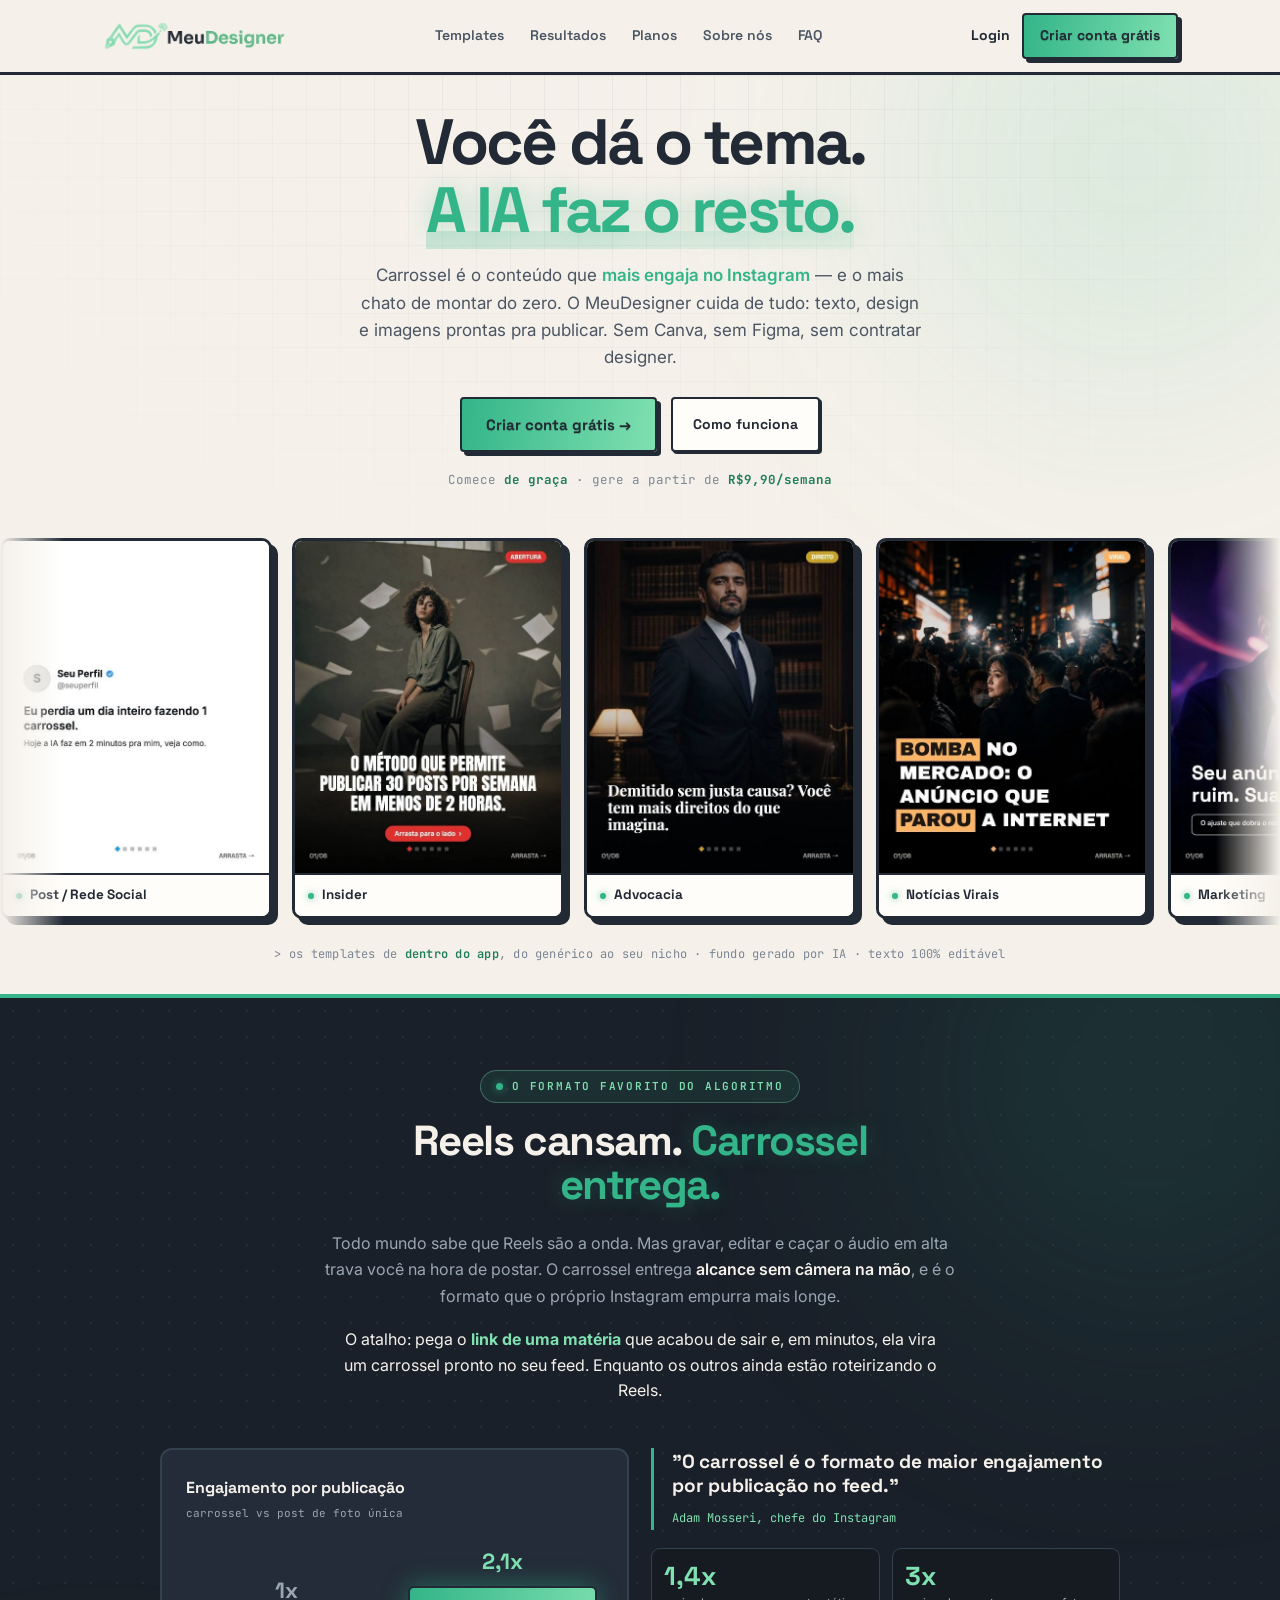
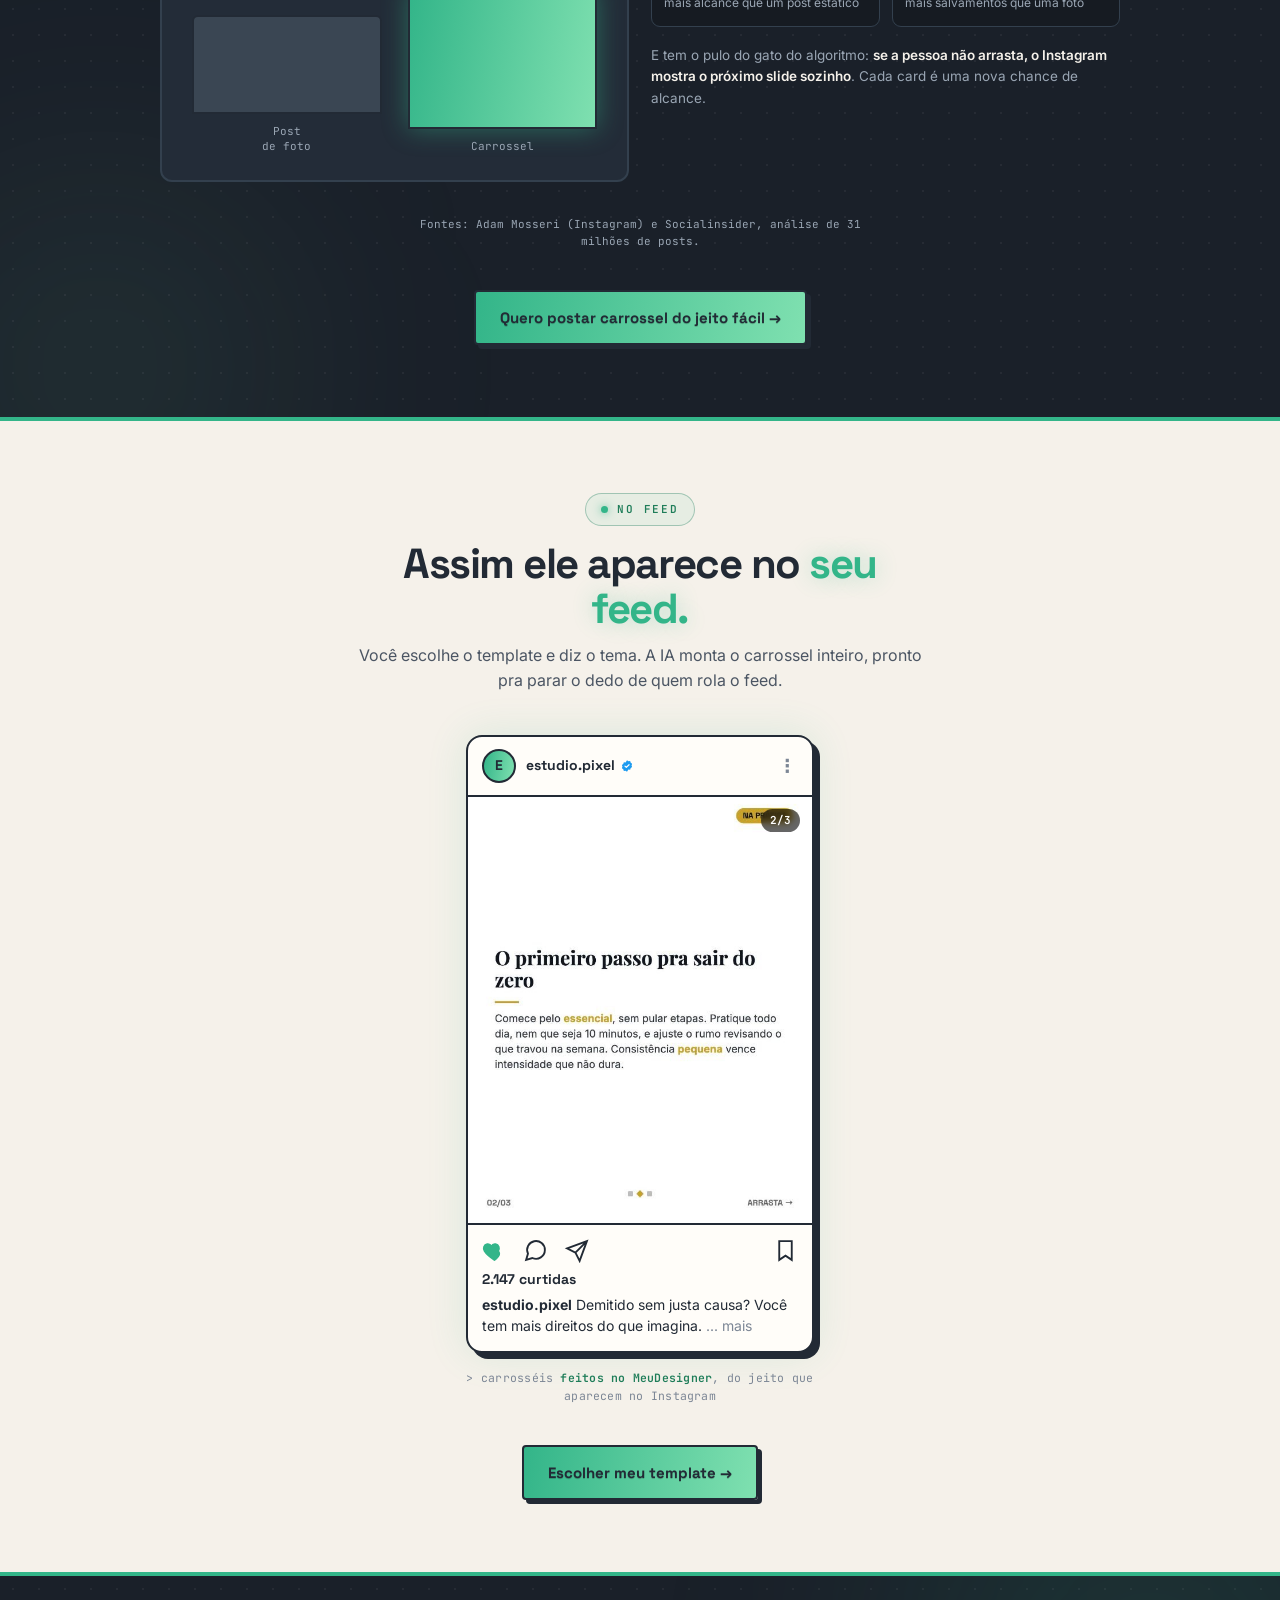
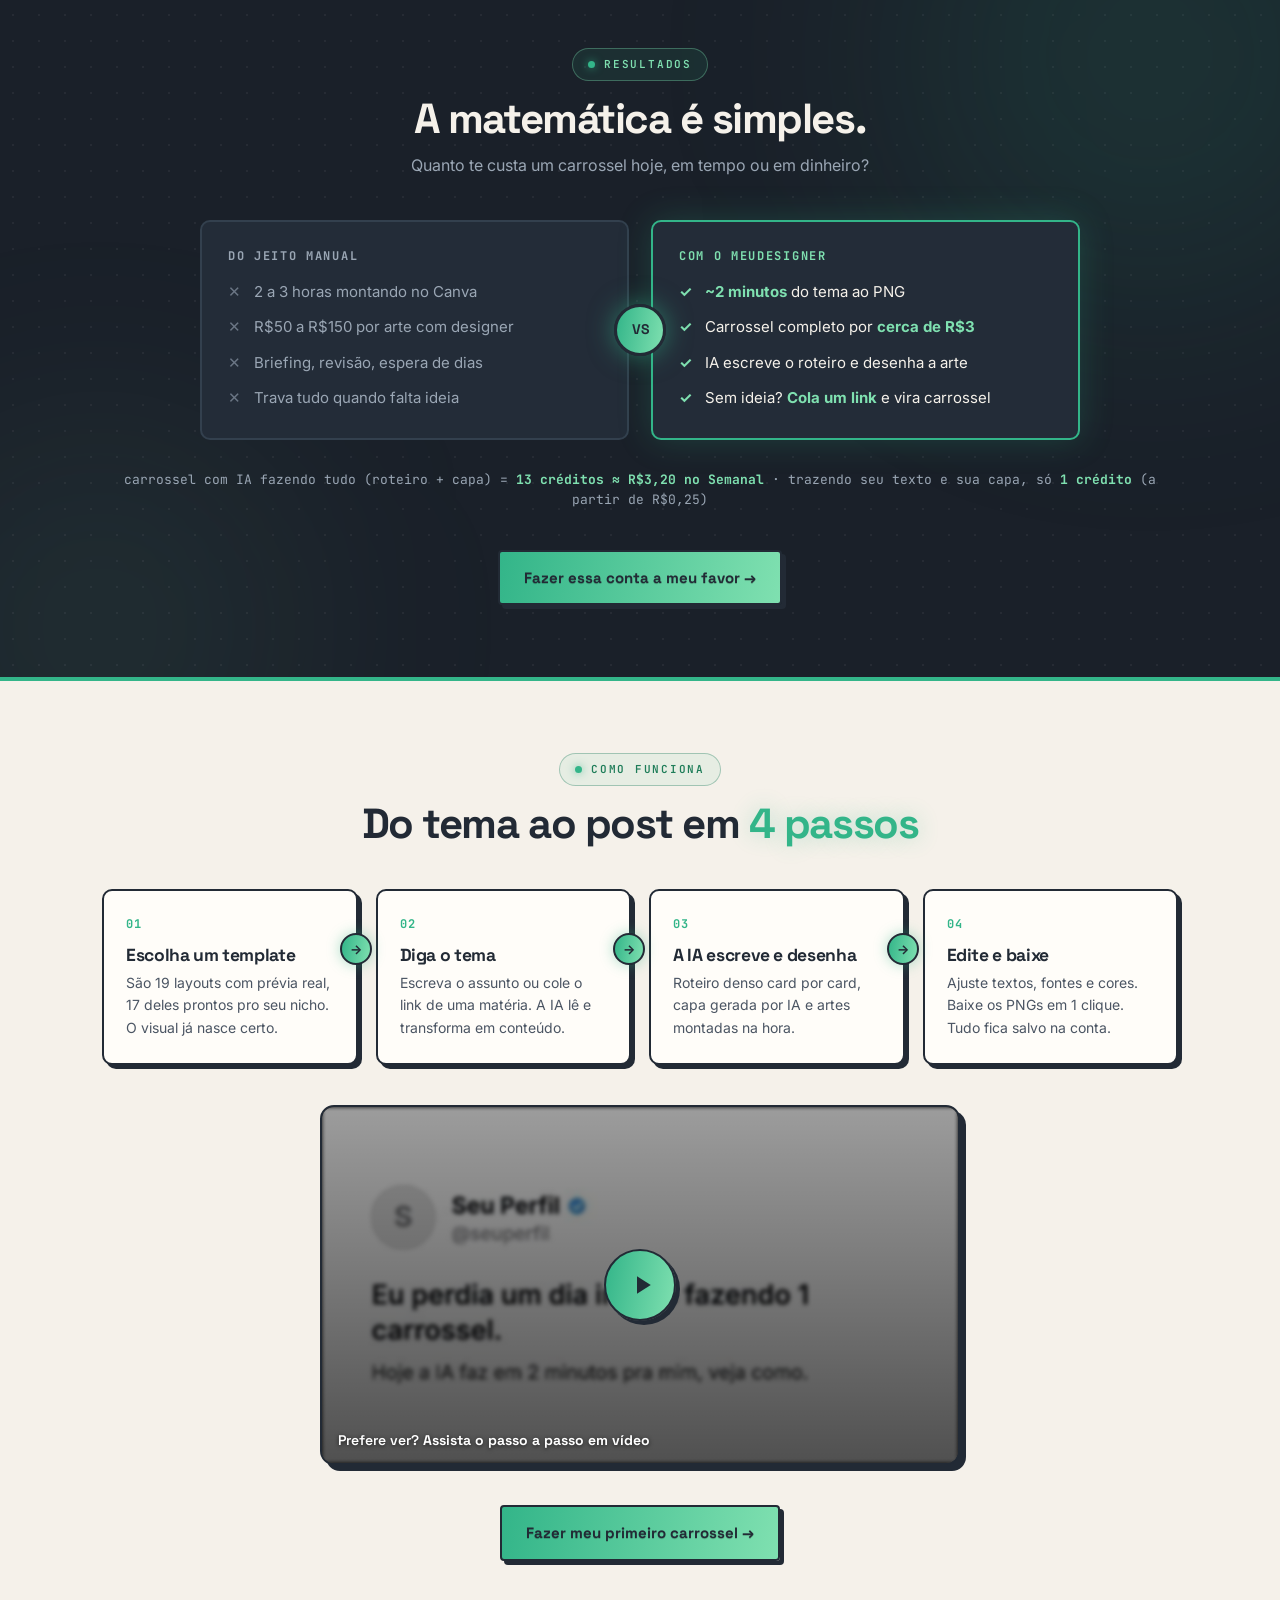
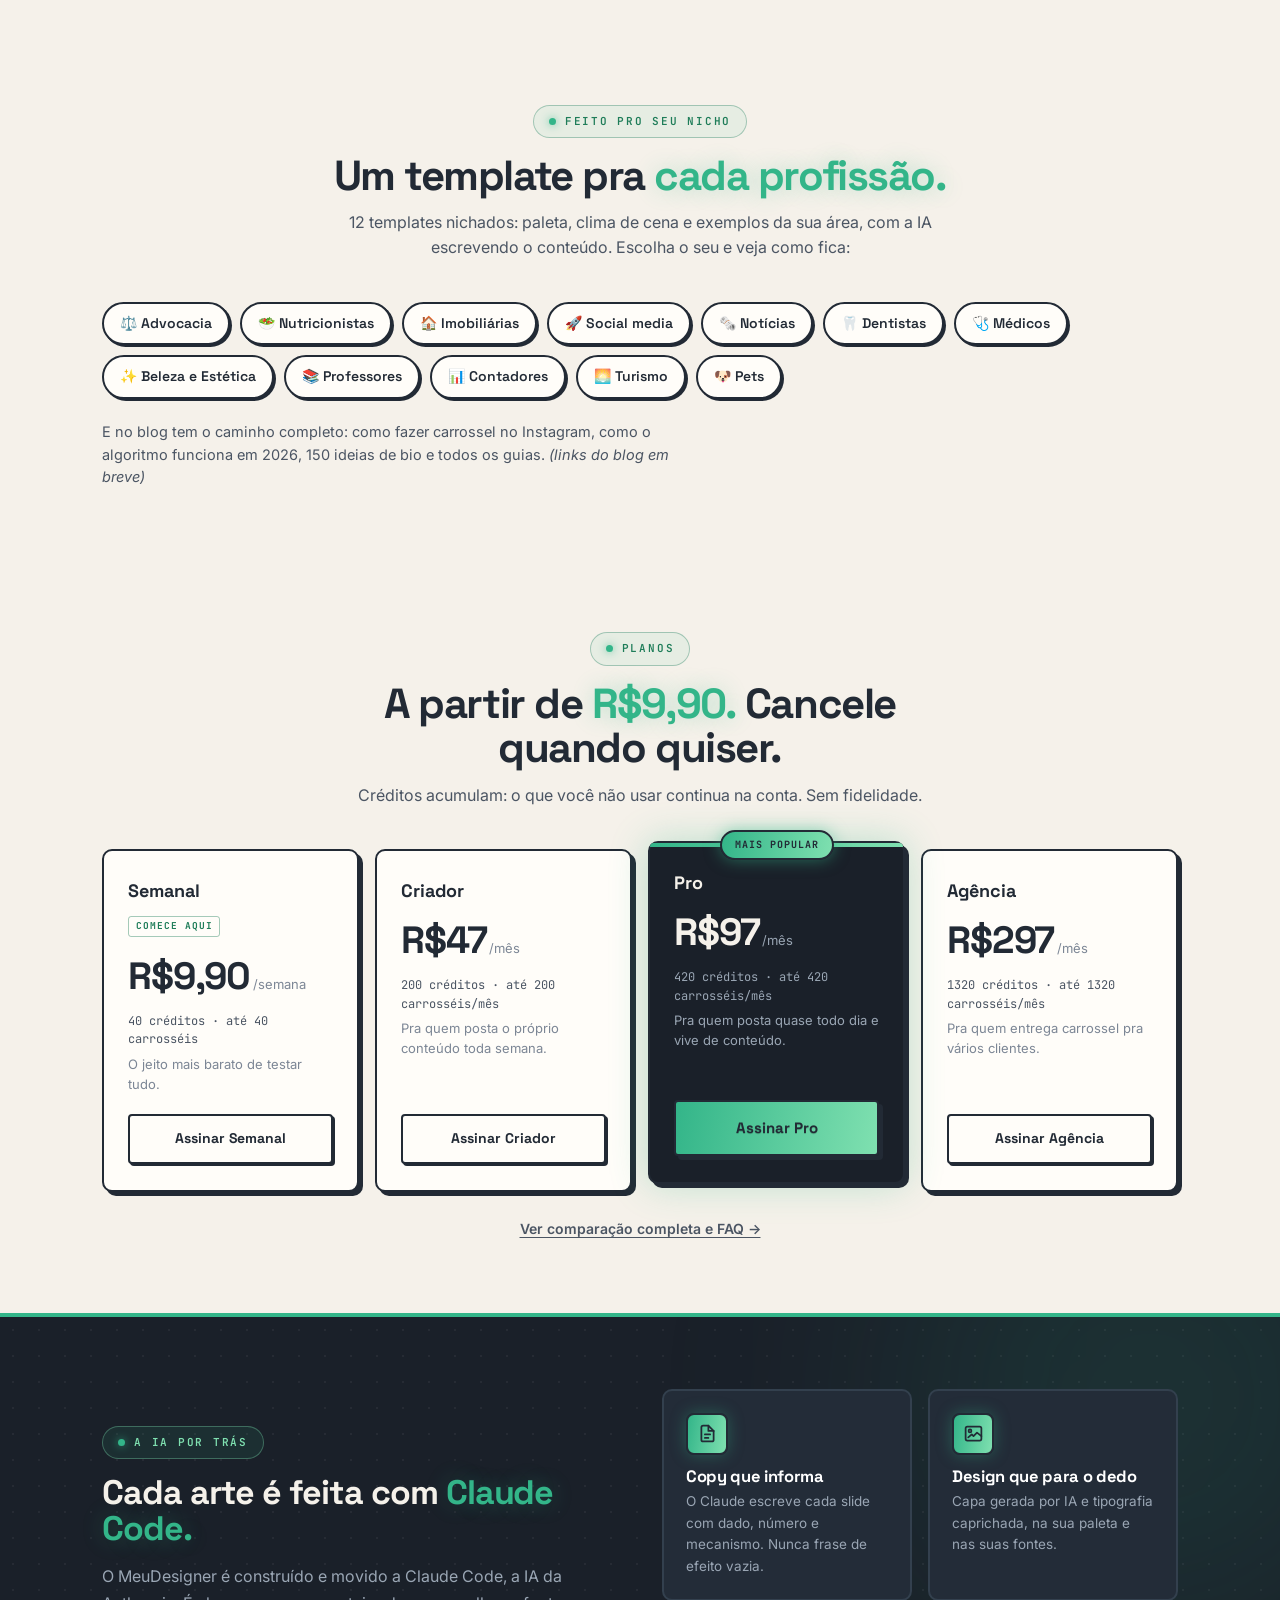
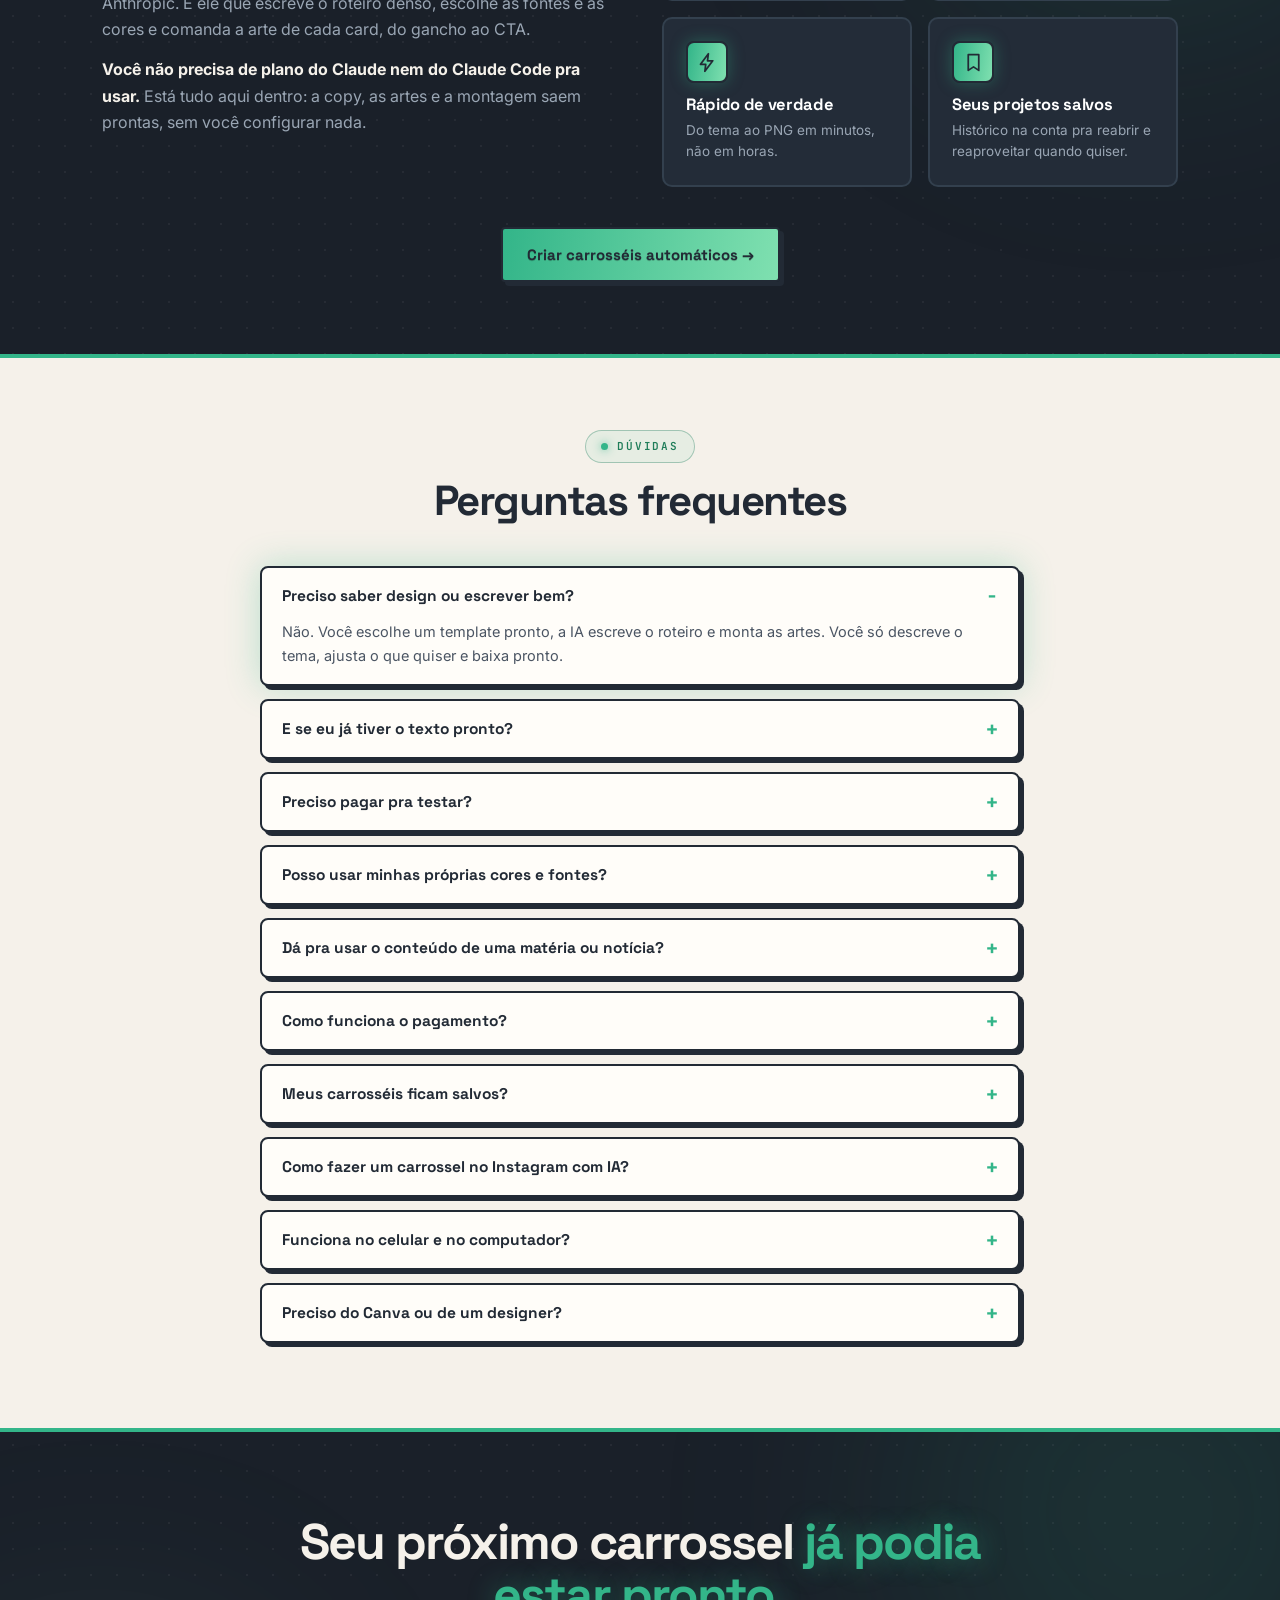
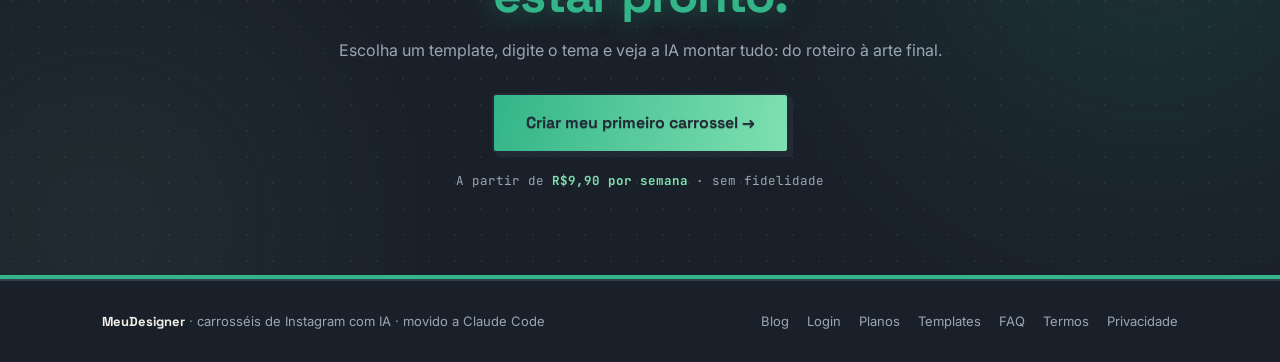
<file: index.html>
<!DOCTYPE html>
<html lang="pt-BR">
<head>
<meta charset="UTF-8">
<meta name="viewport" content="width=device-width, initial-scale=1.0">
<title>MeuDesigner · Gerador de carrossel para Instagram com IA</title>
<link rel="icon" type="image/png" href="/assets/brand/icon.png">
<link rel="apple-touch-icon" href="/assets/brand/icon.png">
<meta name="theme-color" content="#F5F1EA">
<meta name="apple-mobile-web-app-title" content="MeuDesigner">
<meta name="description" content="Gerador de carrossel para Instagram com IA: escolha um template, digite o tema e o MeuDesigner escreve o roteiro e desenha as artes, prontas pra postar. Desde R$9,90.">
<!-- TODO: ao publicar, troque a URL abaixo pelo seu domínio real -->
<link rel="canonical" href="https://meudesigner.com.br/">
<!-- Open Graph / Twitter: como o link aparece quando compartilham o site -->
<meta property="og:type" content="website">
<meta property="og:url" content="https://meudesigner.com.br/">
<meta property="og:site_name" content="MeuDesigner">
<meta property="og:locale" content="pt_BR">
<meta property="og:title" content="MeuDesigner · Gerador de carrossel para Instagram com IA">
<meta property="og:description" content="Escolha um template, digite o tema e a IA escreve o roteiro e desenha as artes, prontas pra postar.">
<meta property="og:image" content="https://meudesigner.com.br/assets/brand/og.jpg">
<meta property="og:image:width" content="1200">
<meta property="og:image:height" content="630">
<meta name="twitter:card" content="summary_large_image">
<meta name="twitter:title" content="MeuDesigner · Gerador de carrossel para Instagram com IA">
<meta name="twitter:description" content="Escolha um template, digite o tema e a IA escreve o roteiro e desenha as artes, prontas pra postar.">
<meta name="twitter:image" content="https://meudesigner.com.br/assets/brand/og.jpg">
<!-- Dados estruturados (Google): quem somos e o que o app faz. -->
<script type="application/ld+json">
{
  "@context": "https://schema.org",
  "@graph": [
    {
      "@type": "Organization",
      "@id": "https://meudesigner.com.br/#org",
      "name": "MeuDesigner",
      "url": "https://meudesigner.com.br/"
    },
    {
      "@type": "WebSite",
      "@id": "https://meudesigner.com.br/#site",
      "url": "https://meudesigner.com.br/",
      "name": "MeuDesigner",
      "inLanguage": "pt-BR",
      "publisher": { "@id": "https://meudesigner.com.br/#org" }
    },
    {
      "@type": "SoftwareApplication",
      "name": "MeuDesigner",
      "url": "https://meudesigner.com.br/",
      "applicationCategory": "DesignApplication",
      "operatingSystem": "Web",
      "inLanguage": "pt-BR",
      "description": "Gerador de carrossel para Instagram com IA: 19 templates (17 nichados por profissão, de advocacia a notícias virais), a IA escreve o roteiro, desenha as artes de cada slide e entrega os PNGs prontos pra postar.",
      "offers": {
        "@type": "Offer",
        "price": "9.90",
        "priceCurrency": "BRL",
        "description": "Plano Semanal, R$9,90 por semana"
      },
      "publisher": { "@id": "https://meudesigner.com.br/#org" }
    },
    {
      "@type": "FAQPage",
      "@id": "https://meudesigner.com.br/#faq",
      "inLanguage": "pt-BR",
      "mainEntity": [
        { "@type": "Question", "name": "Preciso saber design ou escrever bem?", "acceptedAnswer": { "@type": "Answer", "text": "Não. Você escolhe um template pronto, a IA escreve o roteiro e monta as artes. Você só descreve o tema, ajusta o que quiser e baixa pronto." } },
        { "@type": "Question", "name": "E se eu já tiver o texto pronto?", "acceptedAnswer": { "@type": "Answer", "text": "Sem problema. Você sobe seu próprio roteiro e o MeuDesigner cuida só do design, por apenas 1 crédito. Não quer usar a IA de conteúdo? Não precisa." } },
        { "@type": "Question", "name": "Preciso pagar pra testar?", "acceptedAnswer": { "@type": "Answer", "text": "O plano mais barato é o Semanal, R$9,90 por semana, sem fidelidade. Você assina, cria à vontade dentro dos créditos e cancela quando quiser." } },
        { "@type": "Question", "name": "Posso usar minhas próprias cores e fontes?", "acceptedAnswer": { "@type": "Answer", "text": "Pode. Escolhe a paleta, troca as fontes e até sobe a sua própria fonte pra deixar tudo com a sua cara." } },
        { "@type": "Question", "name": "Dá pra usar o conteúdo de uma matéria ou notícia?", "acceptedAnswer": { "@type": "Answer", "text": "Dá. Cola o link e a IA lê a matéria, resume e transforma num carrossel na hora." } },
        { "@type": "Question", "name": "Como funciona o pagamento?", "acceptedAnswer": { "@type": "Answer", "text": "Planos com créditos: um semanal (R$9,90) e mensais. Cada carrossel consome créditos conforme o tamanho, e você acompanha o saldo na conta. Os créditos acumulam, o que não usar continua lá." } },
        { "@type": "Question", "name": "Meus carrosséis ficam salvos?", "acceptedAnswer": { "@type": "Answer", "text": "Ficam. Todo projeto fica no seu histórico pra reabrir, editar e reaproveitar quando quiser." } },
        { "@type": "Question", "name": "Como fazer um carrossel no Instagram com IA?", "acceptedAnswer": { "@type": "Answer", "text": "No MeuDesigner são 4 passos: escolha um template, digite o tema (ou cole o link de uma matéria), a IA escreve o roteiro e gera as artes de cada slide. Você edita o que quiser e baixa os PNGs prontos pra postar no Instagram." } },
        { "@type": "Question", "name": "Funciona no celular e no computador?", "acceptedAnswer": { "@type": "Answer", "text": "Sim. O MeuDesigner roda direto no navegador, sem instalar nada: dá pra fazer o carrossel pelo PC ou pelo celular e baixar as imagens no próprio aparelho." } },
        { "@type": "Question", "name": "Preciso do Canva ou de um designer?", "acceptedAnswer": { "@type": "Answer", "text": "Não. Os templates já vêm prontos e todo texto, cor e fonte é editável aqui mesmo no site, sem Canva, sem Figma e sem depender de designer." } }
      ]
    }
  ]
}
</script>
<link rel="preload" as="image" href="/assets/templates/preview-post-social.jpg" fetchpriority="high">
<link rel="preconnect" href="https://fonts.googleapis.com">
<link rel="preconnect" href="https://fonts.gstatic.com" crossorigin>
<!-- CSS das fontes SEM bloquear a renderização (media=print vira all no onload). -->
<link rel="preload" as="style" href="https://fonts.googleapis.com/css2?family=Inter:wght@400;500;600;700&family=Space+Grotesk:wght@500;700&family=JetBrains+Mono:wght@400;600;700&display=swap">
<link rel="stylesheet" href="https://fonts.googleapis.com/css2?family=Inter:wght@400;500;600;700&family=Space+Grotesk:wght@500;700&family=JetBrains+Mono:wght@400;600;700&display=swap" media="print" onload="this.media='all'">
<noscript><link rel="stylesheet" href="https://fonts.googleapis.com/css2?family=Inter:wght@400;500;600;700&family=Space+Grotesk:wght@500;700&family=JetBrains+Mono:wght@400;600;700&display=swap"></noscript>
<style>
/* Fallbacks com metricas ajustadas (CLS ~0 no swap das webfonts): Arial/Courier
   esticadas pra ocupar o mesmo espaco da fonte final. Medidas no navegador. */
@font-face{font-family:'Space Grotesk Fallback';src:local('Arial');size-adjust:104.56%;ascent-override:93.73%;descent-override:27.74%;line-gap-override:0%;}
@font-face{font-family:'Inter Fallback';src:local('Arial');size-adjust:104.83%;ascent-override:92.53%;descent-override:22.89%;line-gap-override:0%;}
@font-face{font-family:'JetBrains Mono Fallback';src:local('Courier New');size-adjust:100%;ascent-override:102%;descent-override:30%;line-gap-override:0%;}

  /* ============ TOKENS: as cores da casa + comportamento neon ============ */
  :root{
    --cream:#F5F1EA; --paper:#FFFDF9; --surface-2:#EDE6D8;
    --black:#222A35; --ink:#222A35; --ink-2:#4B5563; --ink-3:#7C8695; --line:#D9DEE4;
    --green:#33B589; --green-2:#7FE0B0; --deep:#1F7D59; --amber:#9EEFC6; --accent-soft:#DDF6EC;
    --dark:#1A2029; --dark-2:#232C38; --dark-line:#33404E; --dark-mut:#9AA6B4;
    --grad:linear-gradient(100deg,var(--green),var(--green-2));
    --glow:0 0 30px rgba(51,181,137,.32);
    --shadow:6px 6px 0 var(--black); --shadow-sm:4px 4px 0 var(--black);
    --shadow-neon:4px 4px 0 var(--black), 0 0 34px rgba(51,181,137,.30);
    --mono:'JetBrains Mono','JetBrains Mono Fallback',ui-monospace,monospace;
  }
  *{box-sizing:border-box;margin:0;padding:0;}
  html{scroll-behavior:smooth;}
  #planos,#exemplos,#resultados,#porque,#sobre,#faq,#como-funciona,#nichos{scroll-margin-top:88px;} /* header sticky: título não some no scroll do menu */
  body{background:var(--cream);color:var(--black);font-family:'Inter','Inter Fallback',system-ui,sans-serif;-webkit-font-smoothing:antialiased;line-height:1.55;overflow-x:hidden;}
  ::selection{background:var(--green);color:#222A35;}
  h1,h2,h3,h4{font-family:'Space Grotesk','Space Grotesk Fallback',sans-serif;letter-spacing:-0.02em;line-height:1.06;}
  a{color:inherit;text-decoration:none;}
  :focus-visible{outline:3px solid var(--green);outline-offset:2px;border-radius:2px;}
  .wrap{max-width:1120px;margin:0 auto;padding:0 22px;}

  /* botões: quadrados, sombra dura + brilho laranja no primário */
  .btn{display:inline-flex;align-items:center;justify-content:center;gap:8px;font-family:'Space Grotesk','Space Grotesk Fallback';font-weight:700;border:2px solid var(--black);border-radius:4px;cursor:pointer;transition:all .16s ease;}
  .btn-primary{background:var(--grad);color:#222A35;box-shadow:var(--shadow-sm);padding:14px 24px;font-size:15px;text-shadow:0 1px 0 rgba(0,0,0,.18);}
  .btn-primary:hover{transform:translate(-2px,-2px);box-shadow:var(--shadow-neon);filter:brightness(1.06);}
  .btn-primary:active{transform:translate(0,0) scale(.98);box-shadow:var(--shadow-sm);}
  .btn-ghost{background:var(--paper);color:var(--black);padding:12px 20px;font-size:14px;box-shadow:2px 2px 0 var(--black);}
  .btn-ghost:hover{background:var(--surface-2);transform:translate(-1px,-1px);box-shadow:3px 3px 0 var(--black);}

  /* logo (wordmark próprio do MeuDesigner) */
  .logo{display:flex;align-items:center;gap:10px;}
  .logo-mark{width:34px;height:34px;flex-shrink:0;border:2px solid var(--black);border-radius:8px;background:var(--grad);color:#fff;font-family:'Space Grotesk','Space Grotesk Fallback';font-weight:700;font-size:19px;display:flex;align-items:center;justify-content:center;box-shadow:2px 2px 0 var(--black);}
  .logo-wordmark{font-family:'Space Grotesk','Space Grotesk Fallback';font-weight:700;font-size:20px;letter-spacing:-0.03em;color:var(--black);line-height:1;}
  .logo-wordmark span{color:var(--green);}
  @media(max-width:640px){ .logo-mark{width:30px;height:30px;font-size:17px;} .logo-wordmark{font-size:18px;} }

  /* label de seção: pílula mono com ponto pulsando (a voz "máquina" da página) */
  .kick{display:inline-flex;align-items:center;gap:9px;font-family:var(--mono);font-size:11px;font-weight:600;letter-spacing:.16em;text-transform:uppercase;color:var(--deep);background:rgba(51,181,137,.07);border:1.5px solid rgba(31,125,89,.35);border-radius:20px;padding:7px 15px;margin-bottom:16px;}
  .kick .dot{width:7px;height:7px;border-radius:50%;background:var(--green);box-shadow:0 0 8px rgba(51,181,137,.8);animation:pulse 2.2s ease-in-out infinite;}
  @keyframes pulse{0%,100%{transform:scale(1);opacity:1}50%{transform:scale(1.35);opacity:.6}}
  .dark .kick{color:var(--green-2);background:rgba(51,181,137,.10);border-color:rgba(127,224,176,.35);}

  /* entrada suave no scroll */
  .rv{opacity:0;transform:translateY(22px);transition:opacity .6s ease,transform .65s cubic-bezier(.16,1,.3,1);}
  .rv.in{opacity:1;transform:none;}
  .stag>.rv:nth-child(2){transition-delay:.09s}.stag>.rv:nth-child(3){transition-delay:.18s}.stag>.rv:nth-child(4){transition-delay:.27s}

  /* nichos: chips linkando as landings dos 12 templates nichados */
  .nichos-grid{display:flex;flex-wrap:wrap;gap:10px;margin-top:6px;}
  .nicho-chip{display:inline-flex;align-items:center;gap:7px;font-family:'Space Grotesk','Space Grotesk Fallback';font-weight:600;font-size:14px;color:var(--black);background:var(--paper);border:2px solid var(--black);border-radius:22px;padding:9px 16px;box-shadow:2px 2px 0 var(--black);transition:.12s;}
  .nicho-chip:hover{transform:translate(-1px,-1px);box-shadow:3px 3px 0 var(--black);background:var(--accent-soft);}
  .nichos-guias{margin-top:22px;color:var(--ink-2);font-size:14.5px;max-width:64ch;}
  .nichos-guias a{color:var(--deep);font-weight:600;text-decoration:underline;text-underline-offset:2px;}

  /* ============ NAV ============ */
  header{background:rgba(245,241,234,.92);backdrop-filter:blur(10px);-webkit-backdrop-filter:blur(10px);border-bottom:3px solid var(--black);position:sticky;top:0;z-index:30;}
  .nav{max-width:1120px;margin:0 auto;padding:13px 22px;display:flex;align-items:center;justify-content:space-between;gap:18px;}
  .menu{display:flex;align-items:center;gap:26px;}
  .menu a.link{font-family:'Space Grotesk','Space Grotesk Fallback';font-size:14px;font-weight:600;color:var(--ink-2);transition:color .15s;}
  .menu a.link:hover{color:var(--green);}
  .nav-cta{display:flex;align-items:center;gap:12px;}
  .nav-cta a.login{font-family:'Space Grotesk','Space Grotesk Fallback';font-size:14px;font-weight:700;color:var(--black);}
  .nav-cta a.login:hover{color:var(--green);}
  @media(max-width:860px){ .menu{display:none;} }

  /* ============ HERO: copy centrada + TEMPLATES rodando logo abaixo (a prova abre a página) ============ */
  .hero{position:relative;padding:34px 0 0;overflow:hidden;}
  .hero-bg{position:absolute;inset:0;pointer-events:none;
    background-image:linear-gradient(rgba(34,42,53,.055) 1px,transparent 1px),linear-gradient(90deg,rgba(34,42,53,.055) 1px,transparent 1px);
    background-size:34px 34px;
    -webkit-mask-image:radial-gradient(ellipse 85% 80% at 50% 0%,#000 0%,transparent 74%);
            mask-image:radial-gradient(ellipse 85% 80% at 50% 0%,#000 0%,transparent 74%);}
  .hero-glow{position:absolute;width:460px;height:460px;border-radius:50%;background:rgba(51,181,137,.13);filter:blur(120px);top:-140px;right:-80px;pointer-events:none;}
  .hero-in{position:relative;max-width:820px;margin:0 auto;text-align:center;}
  .hero-in .kick{margin-left:auto;margin-right:auto;}
  .hero h1{font-size:clamp(31px,5.6vw,64px);font-weight:700;letter-spacing:-0.045em;margin:0 auto 18px;}
  .hero h1 .hl{position:relative;color:var(--green);text-shadow:0 0 26px rgba(51,181,137,.35);white-space:nowrap;}
  .hero h1 .hl i{position:absolute;left:0;bottom:2px;width:100%;height:.28em;background:linear-gradient(90deg,rgba(51,181,137,.22),rgba(127,224,176,.10));z-index:-1;font-style:normal;}
  .hero p.lead{color:var(--ink-2);font-size:clamp(15px,1.6vw,17px);max-width:52ch;margin:0 auto 26px;line-height:1.6;}
  .hero p.lead .hl{color:var(--green);font-weight:600;}
  .hero-cta{display:flex;gap:14px;flex-wrap:wrap;justify-content:center;}
  .hero-note{margin-top:18px;font-family:var(--mono);font-size:12.5px;color:var(--ink-3);}
  .hero-note b{color:var(--deep);font-weight:700;}
  /* faixa dos templates dentro do hero */
  .hero-mq{position:relative;margin-top:42px;padding-bottom:30px;}
  .mq-cap{text-align:center;font-family:var(--mono);font-size:12px;color:var(--ink-3);margin-top:16px;letter-spacing:.02em;}
  .mq-cap b{color:var(--deep);font-weight:600;}
  /* seção do console de geração */
  .demo-wrap{max-width:392px;margin:0 auto;padding:0 22px;}
  #demo{scroll-margin-top:88px;}
  /* popup de prévia do template (o mesmo modal do app) */
  .ex-card{cursor:pointer;}
  .tpm{position:fixed;inset:0;background:rgba(34,42,53,.55);z-index:120;display:none;align-items:center;justify-content:center;padding:20px;overflow:auto;}
  .tpm.on{display:flex;}
  .tpm-box{position:relative;background:var(--paper);border:2px solid var(--black);border-radius:16px;box-shadow:10px 10px 0 var(--black), 0 0 46px rgba(51,181,137,.18);width:min(560px,94vw);max-height:94vh;overflow:auto;padding:26px 26px 24px;text-align:center;animation:fadeUp .18s ease;}
  @keyframes fadeUp{from{opacity:0;transform:translateY(8px);}to{opacity:1;transform:none;}}
  .tpm-x{position:absolute;top:14px;right:14px;width:36px;height:36px;border:2px solid var(--black);border-radius:50%;background:var(--paper);font-size:20px;line-height:1;cursor:pointer;display:flex;align-items:center;justify-content:center;color:var(--black);z-index:2;}
  .tpm-x:hover{background:var(--green);color:#222A35;}
  .tpm-role{display:inline-block;background:#9EEFC6;color:#161B22;font-family:var(--mono);font-weight:700;font-size:12px;padding:6px 16px;border-radius:20px;border:2px solid var(--black);margin:2px 0 8px;}
  .tpm-name{font-family:var(--mono);font-size:12px;color:var(--ink-3);margin-bottom:14px;}
  .tpm-name b{color:var(--deep);font-weight:600;}
  .tpm-stage{position:relative;display:flex;align-items:center;justify-content:center;background:#0d0d0d;border-radius:12px;padding:22px;}
  .tpm-stage img.big{width:min(300px,66%);border-radius:8px;display:block;box-shadow:0 6px 22px rgba(0,0,0,.45);}
  .tpm-arrow{position:absolute;top:50%;transform:translateY(-50%);width:44px;height:44px;border:none;background:transparent;color:#fff;font-size:40px;line-height:1;cursor:pointer;opacity:.75;transition:.1s;}
  .tpm-arrow:hover{opacity:1;}
  .tpm-arrow.prev{left:2px;} .tpm-arrow.next{right:2px;}
  .tpm-thumbs{display:flex;gap:10px;justify-content:center;margin:16px 0 20px;flex-wrap:wrap;}
  .tpm-thumbs img{width:56px;border-radius:6px;border:2px solid transparent;cursor:pointer;box-shadow:0 2px 7px rgba(0,0,0,.25);transition:.1s;}
  .tpm-thumbs img:hover{transform:translateY(-1px);}
  .tpm-thumbs img.on{border-color:#9EEFC6;}
  .tpm-use{width:100%;justify-content:center;}

  /* card de video "passo a passo" (abre no lightbox) */
  .howvid-wrap{max-width:640px;margin:40px auto 0;}
  .howvid{position:relative;display:block;width:100%;aspect-ratio:16/9;border:2px solid var(--black);border-radius:14px;overflow:hidden;box-shadow:var(--shadow);cursor:pointer;background:#0d0d0d;padding:0;font-family:inherit;}
  .howvid-thumb{position:absolute;inset:0;width:100%;height:100%;object-fit:cover;}
  .howvid-scrim{position:absolute;inset:0;background:linear-gradient(180deg,rgba(0,0,0,.12),rgba(0,0,0,.55));}
  .howvid-play{position:absolute;top:50%;left:50%;transform:translate(-50%,-50%);width:72px;height:72px;border-radius:50%;background:var(--grad);border:2px solid var(--black);box-shadow:4px 4px 0 var(--black);display:flex;align-items:center;justify-content:center;color:#222A35;transition:transform .15s ease;}
  .howvid:hover .howvid-play{transform:translate(-50%,-50%) scale(1.07);}
  .howvid-play svg{width:30px;height:30px;margin-left:3px;}
  .howvid-cap{position:absolute;left:0;right:0;bottom:0;padding:14px 16px;text-align:left;color:#fff;font-family:'Space Grotesk','Space Grotesk Fallback';font-size:14px;font-weight:600;text-shadow:0 1px 4px rgba(0,0,0,.7);}
  .howvid-cap b{font-weight:700;}
  /* lightbox do video */
  .vlb{position:fixed;inset:0;background:rgba(34,42,53,.8);z-index:240;display:none;align-items:center;justify-content:center;padding:22px;}
  .vlb.on{display:flex;}
  .vlb-box{position:relative;width:min(900px,94vw);}
  .vlb-frame{position:relative;width:100%;aspect-ratio:16/9;background:#000;border:2px solid var(--black);border-radius:12px;overflow:hidden;box-shadow:10px 10px 0 var(--black);display:flex;align-items:center;justify-content:center;color:var(--dark-mut);font-family:var(--mono);font-size:14px;text-align:center;padding:24px;}
  .vlb-frame iframe{position:absolute;inset:0;width:100%;height:100%;border:0;}
  .vlb-x{position:absolute;top:-16px;right:-16px;width:40px;height:40px;border:2px solid var(--black);border-radius:50%;background:var(--paper);font-size:22px;line-height:1;cursor:pointer;display:flex;align-items:center;justify-content:center;color:var(--black);box-shadow:3px 3px 0 var(--black);z-index:2;}
  .vlb-x:hover{background:var(--green);color:#222A35;}

  /* mock de post do Instagram: o carrossel passando sozinho (slides reais dos templates) */
  .igpost{background:var(--paper);border:2px solid var(--black);border-radius:16px;box-shadow:var(--shadow), 0 0 40px rgba(51,181,137,.14);overflow:hidden;animation:bob 7s ease-in-out infinite;}
  @keyframes bob{0%,100%{transform:translateY(0)}50%{transform:translateY(-7px)}}
  .ig-head{display:flex;align-items:center;gap:10px;padding:12px 14px;}
  .ig-av{width:34px;height:34px;border-radius:50%;background:var(--grad);border:2px solid var(--black);color:#222A35;font-family:'Space Grotesk','Space Grotesk Fallback';font-weight:700;font-size:14px;display:flex;align-items:center;justify-content:center;flex-shrink:0;}
  .ig-nm{display:flex;align-items:center;gap:5px;font-family:'Space Grotesk','Space Grotesk Fallback';font-weight:700;font-size:14px;color:var(--black);}
  .ig-nm .vf{width:14px;height:14px;flex-shrink:0;}
  .ig-more{margin-left:auto;color:var(--ink-3);font-weight:700;letter-spacing:1.5px;font-size:18px;line-height:0;}
  .ig-media{position:relative;aspect-ratio:4/5;background:#0d0d0d;overflow:hidden;border-top:2px solid var(--black);border-bottom:2px solid var(--black);}
  .ig-media img{position:absolute;inset:0;width:100%;height:100%;object-fit:cover;opacity:0;transition:opacity .5s ease;}
  .ig-media img.on{opacity:1;}
  .ig-count{position:absolute;top:12px;right:12px;background:rgba(0,0,0,.6);color:#fff;font-family:var(--mono);font-size:11px;font-weight:600;padding:3px 9px;border-radius:20px;backdrop-filter:blur(3px);}
  .ig-actions{display:flex;align-items:center;gap:16px;padding:13px 14px 6px;}
  .ig-actions svg{width:25px;height:25px;stroke:var(--black);fill:none;stroke-width:1.8;cursor:pointer;}
  .ig-actions .heart{fill:var(--green);stroke:var(--green);}
  .ig-actions .save{margin-left:auto;}
  .ig-likes{padding:0 14px;font-family:'Space Grotesk','Space Grotesk Fallback';font-weight:700;font-size:14px;color:var(--black);}
  .ig-cap{padding:5px 14px 15px;font-size:14px;color:var(--ink);line-height:1.45;}
  .ig-cap b{font-weight:700;}
  .ig-cap .mut{color:var(--ink-3);}
  .demo-note{text-align:center;margin-top:16px;font-family:var(--mono);font-size:11.5px;color:var(--ink-3);letter-spacing:.02em;}
  .demo-note b{color:var(--deep);font-weight:600;}

  /* ============ SEÇÕES ============ */
  .blk{padding-top:72px;padding-bottom:72px;}
  .sec-head{text-align:center;max-width:62ch;margin:0 auto 42px;}
  .sec-head h2{font-size:clamp(26px,4vw,42px);font-weight:700;letter-spacing:-0.035em;margin-bottom:12px;}
  .sec-head h2 .hl{color:var(--green);text-shadow:0 0 22px rgba(51,181,137,.30);}
  .sec-head p{color:var(--ink-2);font-size:16px;}
  .sec-cta{text-align:center;margin-top:40px;}

  /* seções escuras: textura de pontos + glow laranja (profundidade sem trocar a paleta) */
  .dark{background:var(--dark);color:var(--cream);border-top:4px solid var(--green);border-bottom:4px solid var(--green);position:relative;overflow:hidden;}
  .dark::before{content:"";position:absolute;inset:0;background-image:radial-gradient(circle,rgba(255,255,255,.05) 1px,transparent 1px);background-size:26px 26px;pointer-events:none;}
  .dark .glow-a{position:absolute;width:480px;height:480px;border-radius:50%;background:rgba(51,181,137,.13);filter:blur(130px);top:-160px;right:-110px;pointer-events:none;}
  .dark .glow-b{position:absolute;width:380px;height:380px;border-radius:50%;background:rgba(127,224,176,.08);filter:blur(120px);bottom:-140px;left:-90px;pointer-events:none;}
  .dark .wrap{position:relative;z-index:1;}
  .dark .sec-head h2{color:var(--cream);}
  .dark .sec-head p{color:var(--dark-mut);}

  /* ============ EXEMPLOS: marquee de artes reais ============ */
  .examples{overflow:hidden;padding-bottom:76px;}
  .ex-marquee{overflow:hidden;padding:6px 0 10px;
    -webkit-mask-image:linear-gradient(90deg,transparent,#000 5%,#000 95%,transparent);
            mask-image:linear-gradient(90deg,transparent,#000 5%,#000 95%,transparent);}
  .ex-track{display:flex;width:max-content;animation:ex-scroll 38s linear infinite;}
  .ex-marquee:hover .ex-track{animation-play-state:paused;}
  .ex-card{flex:0 0 auto;width:clamp(216px,58vw,272px);margin-right:20px;display:flex;flex-direction:column;
    border:3px solid var(--black);border-radius:10px;overflow:hidden;box-shadow:var(--shadow);background:var(--paper);transition:box-shadow .25s ease;}
  .ex-card:hover{box-shadow:6px 6px 0 var(--black), 0 0 30px rgba(51,181,137,.35);}
  .ex-im{aspect-ratio:4/5;background:var(--surface-2);}
  .ex-im img{width:100%;height:100%;object-fit:cover;display:block;}
  .ex-foot{border-top:2px solid var(--black);background:var(--paper);padding:10px 13px;font-family:'Space Grotesk','Space Grotesk Fallback';font-weight:700;font-size:13.5px;color:var(--black);display:flex;align-items:center;gap:8px;}
  .ex-foot::before{content:"";width:6px;height:6px;border-radius:50%;background:var(--green);box-shadow:0 0 7px rgba(51,181,137,.8);flex-shrink:0;}
  @keyframes ex-scroll{ from{transform:translateX(0);} to{transform:translateX(-50%);} }

  /* ============ RESULTADOS: a conta é simples (antes vs depois) ============ */
  .vs{display:grid;grid-template-columns:1fr 1fr;gap:22px;position:relative;max-width:880px;margin:0 auto;}
  .vs-badge{position:absolute;left:50%;top:50%;transform:translate(-50%,-50%);z-index:2;width:52px;height:52px;border-radius:50%;background:var(--grad);border:3px solid var(--black);box-shadow:0 0 26px rgba(51,181,137,.55);display:flex;align-items:center;justify-content:center;font-family:'Space Grotesk','Space Grotesk Fallback';font-weight:700;font-size:14px;color:#222A35;}
  .vs-col{border-radius:10px;padding:28px 26px;}
  .vs-col h3{font-family:var(--mono);font-size:12px;font-weight:700;letter-spacing:.14em;text-transform:uppercase;margin-bottom:18px;}
  .vs-col ul{list-style:none;display:flex;flex-direction:column;gap:13px;}
  .vs-col li{position:relative;padding-left:26px;font-size:15px;line-height:1.5;}
  .vs-col li::before{position:absolute;left:0;top:0;font-weight:700;}
  .vs-old{background:var(--dark-2);border:2px solid var(--dark-line);color:var(--dark-mut);}
  .vs-old h3{color:var(--dark-mut);}
  .vs-old li::before{content:"✕";color:#6B7685;}
  .vs-new{background:var(--dark-2);border:2px solid var(--green);box-shadow:0 0 34px rgba(51,181,137,.22);color:var(--cream);}
  .vs-new h3{color:var(--green-2);}
  .vs-new li::before{content:"✓";color:var(--green-2);}
  .vs-new li b{color:var(--green-2);}
  .vs-foot{text-align:center;margin-top:30px;font-family:var(--mono);font-size:13px;color:var(--dark-mut);}
  .vs-foot b{color:var(--green-2);}

  /* ============ POR QUE CARROSSEL: dados + citação do Mosseri ============ */
  .why-lead{max-width:64ch;margin:0 auto 8px;text-align:center;color:var(--dark-mut);font-size:16px;line-height:1.65;}
  .why-lead .hl{color:var(--cream);font-weight:600;}
  .why-shot{max-width:60ch;margin:18px auto 44px;text-align:center;font-size:16px;line-height:1.6;color:var(--cream);}
  .why-shot b{color:var(--green-2);font-weight:700;}
  .why-grid{display:grid;grid-template-columns:1fr 1fr;gap:22px;align-items:stretch;max-width:960px;margin:0 auto;}
  .card-dk{background:var(--dark-2);border:2px solid var(--dark-line);border-radius:12px;padding:26px 24px;}
  /* gráfico de barras (engajamento relativo) */
  .chart-t{font-family:'Space Grotesk','Space Grotesk Fallback';font-weight:700;font-size:16px;color:var(--cream);margin-bottom:4px;}
  .chart-s{font-family:var(--mono);font-size:11px;color:var(--dark-mut);margin-bottom:22px;}
  .bars{display:flex;align-items:flex-end;gap:26px;height:210px;padding:0 6px;}
  .bar{flex:1;display:flex;flex-direction:column;align-items:center;justify-content:flex-end;height:100%;}
  .bar .val{font-family:'Space Grotesk','Space Grotesk Fallback';font-weight:700;font-size:22px;margin-bottom:8px;}
  .bar .col{width:100%;border:2px solid var(--black);border-radius:6px 6px 0 0;transition:height 1s cubic-bezier(.16,1,.3,1);height:0;}
  .bar .lb{font-family:var(--mono);font-size:11px;color:var(--dark-mut);margin-top:10px;text-align:center;line-height:1.35;}
  .bar.b-old .val{color:var(--dark-mut);} .bar.b-old .col{background:#3A4653;}
  .bar.b-new .val{color:var(--green-2);} .bar.b-new .col{background:var(--grad);box-shadow:0 0 26px rgba(51,181,137,.45);}
  .rv.in .bar.b-old .col{height:47%;} .rv.in .bar.b-new .col{height:100%;}
  /* citação do Mosseri + stats */
  .why-proof{display:flex;flex-direction:column;gap:18px;}
  .quote{border-left:3px solid var(--green);padding:2px 0 2px 18px;}
  .quote p{font-family:'Space Grotesk','Space Grotesk Fallback';font-weight:700;font-size:19px;line-height:1.3;color:var(--cream);letter-spacing:-0.01em;}
  .quote cite{display:block;margin-top:10px;font-style:normal;font-family:var(--mono);font-size:12px;color:var(--green-2);}
  .stat-row{display:flex;gap:12px;}
  .stat-tile{flex:1;background:#161B22;border:1.5px solid var(--dark-line);border-radius:9px;padding:14px 12px;}
  .stat-tile .n{font-family:'Space Grotesk','Space Grotesk Fallback';font-weight:700;font-size:26px;color:var(--green-2);line-height:1;}
  .stat-tile .t{font-size:12px;color:var(--dark-mut);margin-top:6px;line-height:1.4;}
  .why-2nd{font-size:13.5px;color:var(--dark-mut);line-height:1.6;}
  .why-2nd b{color:var(--cream);font-weight:600;}
  .why-src{text-align:center;margin:34px auto 0;max-width:70ch;font-family:var(--mono);font-size:11px;color:var(--dark-mut);}

  /* ============ COMO FUNCIONA: 4 passos conectados ============ */
  .grid4{display:grid;grid-template-columns:repeat(4,1fr);gap:18px;}
  .step{position:relative;background:var(--paper);border:2px solid var(--black);border-radius:10px;box-shadow:var(--shadow-sm);padding:24px 22px;transition:transform .2s ease,box-shadow .2s ease;}
  .step:hover{transform:translateY(-4px);box-shadow:var(--shadow-neon);}
  .step .n{font-family:var(--mono);font-size:12px;font-weight:700;letter-spacing:.1em;color:var(--green);margin-bottom:12px;}
  .step h3{font-size:17.5px;font-weight:700;margin-bottom:8px;}
  .step p{font-size:14px;color:var(--ink-2);line-height:1.6;}
  .step:not(:last-child)::after{content:"→";position:absolute;right:-16px;top:42px;z-index:2;width:28px;height:28px;border-radius:50%;background:var(--grad);border:2px solid var(--black);color:#222A35;font-size:13px;font-weight:700;display:flex;align-items:center;justify-content:center;box-shadow:0 0 14px rgba(51,181,137,.4);}

  /* ============ PLANOS ============ */
  .plans{display:grid;grid-template-columns:repeat(4,1fr);gap:16px;align-items:stretch;}
  .plan{background:var(--paper);border:2px solid var(--black);border-radius:10px;box-shadow:var(--shadow-sm);padding:26px 24px;display:flex;flex-direction:column;transition:transform .2s ease,box-shadow .2s ease;}
  .plan:hover{transform:translateY(-4px);box-shadow:var(--shadow-neon);}
  .plan.pop{background:var(--dark);color:var(--cream);position:relative;border-color:var(--black);box-shadow:4px 4px 0 var(--black), 0 0 38px rgba(51,181,137,.30);transform:translateY(-8px);}
  .plan.pop:hover{transform:translateY(-12px);}
  .plan.pop::before{content:"";position:absolute;inset:0 0 auto 0;height:4px;background:var(--grad);border-radius:8px 8px 0 0;}
  .badge{position:absolute;top:-13px;left:50%;transform:translateX(-50%);background:var(--grad);color:#222A35;font-family:var(--mono);font-size:10px;font-weight:700;letter-spacing:.1em;text-transform:uppercase;padding:5px 13px;border:2px solid var(--black);border-radius:20px;white-space:nowrap;box-shadow:0 0 16px rgba(51,181,137,.5);}
  .pname{font-family:'Space Grotesk','Space Grotesk Fallback';font-size:18px;font-weight:700;margin-bottom:6px;}
  .entry-tag{display:inline-block;font-family:var(--mono);font-size:9.5px;font-weight:700;letter-spacing:.1em;text-transform:uppercase;color:var(--deep);border:1.5px solid rgba(31,125,89,.4);border-radius:3px;padding:2px 7px;margin-bottom:10px;}
  .price{display:flex;align-items:baseline;gap:3px;margin-bottom:6px;}
  .price .v{font-family:'Space Grotesk','Space Grotesk Fallback';font-size:38px;font-weight:700;letter-spacing:-0.03em;}
  .price .per{font-size:13px;color:var(--ink-3);}
  .plan.pop .price .per{color:var(--dark-mut);}
  .plan .qt{font-family:var(--mono);font-size:12px;color:var(--ink-2);margin-bottom:6px;}
  .plan.pop .qt{color:var(--dark-mut);}
  .plan .ptag{font-size:13px;color:var(--ink-3);margin-bottom:20px;line-height:1.5;}
  .plan.pop .ptag{color:var(--dark-mut);}
  .plan .cta{margin-top:auto;}

  /* ============ SOBRE ============ */
  .split{display:grid;grid-template-columns:minmax(0,1fr) minmax(0,1fr);gap:44px;align-items:center;}
  .split .txt h2{font-size:clamp(24px,3.4vw,34px);font-weight:700;letter-spacing:-0.03em;margin-bottom:16px;color:var(--cream);}
  .split .txt h2 .hl{color:var(--green);text-shadow:0 0 22px rgba(51,181,137,.3);}
  .split .txt p{color:var(--dark-mut);font-size:16px;margin-bottom:14px;line-height:1.65;}
  .split .txt p b{color:var(--cream);font-weight:700;}
  .about-grid{display:grid;grid-template-columns:1fr 1fr;gap:16px;}
  .acard{background:var(--dark-2);border:2px solid var(--dark-line);border-radius:10px;padding:22px;transition:border-color .2s ease,box-shadow .2s ease;}
  .acard:hover{border-color:rgba(51,181,137,.5);box-shadow:0 0 24px rgba(51,181,137,.15);}
  .acard .ic{width:42px;height:42px;border:2px solid var(--black);border-radius:8px;background:var(--grad);display:flex;align-items:center;justify-content:center;margin-bottom:13px;box-shadow:0 0 16px rgba(51,181,137,.35);}
  .acard h3{font-size:16.5px;font-weight:700;margin-bottom:6px;color:#fff;}
  .acard p{font-size:13.5px;color:var(--dark-mut);line-height:1.6;}

  /* ============ FAQ ============ */
  .faq{max-width:760px;margin:0 auto;}
  details{background:var(--paper);border:2px solid var(--black);border-radius:8px;box-shadow:var(--shadow-sm);padding:16px 20px;margin-bottom:13px;transition:box-shadow .2s ease;}
  details[open]{box-shadow:var(--shadow-neon);}
  details summary{font-family:'Space Grotesk','Space Grotesk Fallback';font-size:15.5px;font-weight:700;cursor:pointer;list-style:none;display:flex;align-items:center;justify-content:space-between;gap:12px;}
  details summary::-webkit-details-marker{display:none;}
  details summary::after{content:"+";font-family:var(--mono);font-size:20px;color:var(--green);line-height:1;}
  details[open] summary::after{content:"−";}
  details p{margin-top:12px;font-size:14.5px;color:var(--ink-2);line-height:1.65;}

  /* ============ CTA FINAL: banda escura com glow ============ */
  .cta-band{text-align:center;padding:84px 0;}
  .cta-band h2{font-size:clamp(30px,4.6vw,50px);font-weight:700;letter-spacing:-0.04em;margin-bottom:16px;max-width:22ch;margin-left:auto;margin-right:auto;color:var(--cream);}
  .cta-band h2 .hl{color:var(--green);text-shadow:0 0 28px rgba(51,181,137,.45);}
  .cta-band p{color:var(--dark-mut);font-size:16px;margin-bottom:30px;}
  .cta-band .hero-note{color:var(--dark-mut);}
  .cta-band .hero-note b{color:var(--green-2);}

  footer{background:var(--dark);color:var(--dark-mut);border-top:2px solid var(--dark-line);}
  .foot{max-width:1120px;margin:0 auto;padding:30px 22px;display:flex;flex-wrap:wrap;gap:16px;align-items:center;justify-content:space-between;font-size:13px;}
  .foot b{color:var(--cream);font-family:'Space Grotesk','Space Grotesk Fallback';}
  .foot .fl{display:flex;gap:18px;flex-wrap:wrap;}
  .foot a:hover{color:var(--green-2);}

  /* ============ MOBILE ============ */
  @media(max-width:960px){
    .grid4{grid-template-columns:1fr 1fr;max-width:560px;margin:0 auto;}
    .plans{grid-template-columns:1fr 1fr;max-width:560px;margin-left:auto;margin-right:auto;}
    .step:not(:last-child)::after{display:none;}
    .why-grid{grid-template-columns:1fr;max-width:460px;}
  }
  @media(max-width:640px){
    .grid4,.plans{grid-template-columns:1fr;max-width:440px;margin-left:auto;margin-right:auto;}
    .plans{gap:26px;}
    .plan.pop{transform:none;}
    .vs{grid-template-columns:1fr;max-width:440px;}
    .vs-badge{display:none;}
    .split{grid-template-columns:1fr;gap:28px;}
    .about-grid{grid-template-columns:1fr;}
  }
  @media(prefers-reduced-motion:reduce){
    .rv{opacity:1;transform:none;transition:none;}
    .igpost{animation:none;}
    .kick .dot{animation:none;}
    .bar .col{transition:none;} .bar.b-old .col{height:47%;} .bar.b-new .col{height:100%;}
  }
</style>
</head>
<body>
<header>
  <nav class="nav">
    <a class="logo" href="/" aria-label="MeuDesigner, início">
      <img class="logo-full" src="/assets/brand/logo.png" alt="MeuDesigner" width="196" height="34" style="height:32px;width:auto;display:block">

    </a>
    <div class="menu">
      <a class="link" href="#exemplos">Templates</a>
      <a class="link" href="#resultados">Resultados</a>
      <a class="link" href="#planos">Planos</a>
      <a class="link" href="#sobre">Sobre nós</a>
      <a class="link" href="#faq">FAQ</a>
    </div>
    <div class="nav-cta">
      <a class="login" href="/login.html">Login</a>
      <a class="btn btn-primary" style="padding:10px 16px;font-size:14px" href="/cadastro.html">Criar conta grátis</a>
    </div>
  </nav>
</header>

<main>
  <!-- HERO: copy + os 19 templates rodando (a prova abre a página) -->
  <section class="hero">
    <div class="hero-bg"></div><div class="hero-glow"></div>
    <div class="wrap hero-in">
      <h1>Você dá o tema.<br><span class="hl">A IA faz o resto.<i></i></span></h1>
      <p class="lead">Carrossel é o conteúdo que <span class="hl">mais engaja no Instagram</span> — e o mais chato de montar do zero. O MeuDesigner cuida de tudo: texto, design e imagens prontas pra publicar. Sem Canva, sem Figma, sem contratar designer.</p>
      <div class="hero-cta">
        <a class="btn btn-primary" href="/cadastro.html">Criar conta grátis →</a>
        <a class="btn btn-ghost" href="#como-funciona">Como funciona</a>
      </div>
      <div class="hero-note">Comece <b>de graça</b> · gere a partir de <b>R$9,90/semana</b></div>
    </div>
    <div class="hero-mq" id="exemplos">
      <div class="ex-marquee" aria-label="Templates disponíveis no MeuDesigner">
      <div class="ex-track">
        <div class="ex-card"><div class="ex-im"><img src="/assets/templates/preview-post-social.jpg" alt="Template Post / Rede Social do MeuDesigner" width="544" height="680" fetchpriority="high" onerror="this.closest('.ex-card').style.display='none'"></div><div class="ex-foot">Post / Rede Social</div></div>
        <div class="ex-card"><div class="ex-im"><img src="/assets/templates/preview-insider.jpg" alt="Template Insider do MeuDesigner" width="544" height="680" onerror="this.closest('.ex-card').style.display='none'"></div><div class="ex-foot">Insider</div></div>
        <div class="ex-card"><div class="ex-im"><img src="/assets/templates/preview-advocacia.jpg" alt="Template Advocacia do MeuDesigner" width="544" height="680" onerror="this.closest('.ex-card').style.display='none'"></div><div class="ex-foot">Advocacia</div></div>
        <div class="ex-card"><div class="ex-im"><img src="/assets/templates/preview-noticias-virais.jpg" alt="Template Notícias Virais do MeuDesigner" width="544" height="680" loading="lazy" onerror="this.closest('.ex-card').style.display='none'"></div><div class="ex-foot">Notícias Virais</div></div>
        <div class="ex-card"><div class="ex-im"><img src="/assets/templates/preview-marketing.jpg" alt="Template Marketing do MeuDesigner" width="544" height="680" loading="lazy" onerror="this.closest('.ex-card').style.display='none'"></div><div class="ex-foot">Marketing</div></div>
        <div class="ex-card"><div class="ex-im"><img src="/assets/templates/preview-ia.jpg" alt="Template Inteligência Artificial do MeuDesigner" width="544" height="680" loading="lazy" onerror="this.closest('.ex-card').style.display='none'"></div><div class="ex-foot">Inteligência Artificial</div></div>
        <div class="ex-card"><div class="ex-im"><img src="/assets/templates/preview-imobiliaria.jpg" alt="Template Imobiliária do MeuDesigner" width="544" height="680" loading="lazy" onerror="this.closest('.ex-card').style.display='none'"></div><div class="ex-foot">Imobiliária</div></div>
        <div class="ex-card"><div class="ex-im"><img src="/assets/templates/preview-nutricionista.jpg" alt="Template Nutricionista do MeuDesigner" width="544" height="680" loading="lazy" onerror="this.closest('.ex-card').style.display='none'"></div><div class="ex-foot">Nutricionista</div></div>
        <div class="ex-card"><div class="ex-im"><img src="/assets/templates/preview-medicos.jpg" alt="Template Médicos / Hospitalar do MeuDesigner" width="544" height="680" loading="lazy" onerror="this.closest('.ex-card').style.display='none'"></div><div class="ex-foot">Médicos / Hospitalar</div></div>
        <div class="ex-card"><div class="ex-im"><img src="/assets/templates/preview-educacao.jpg" alt="Template Educação / Professores do MeuDesigner" width="544" height="680" loading="lazy" onerror="this.closest('.ex-card').style.display='none'"></div><div class="ex-foot">Educação / Professores</div></div>
        <div class="ex-card"><div class="ex-im"><img src="/assets/templates/preview-clinica-estetica.jpg" alt="Template Clínica de Estética do MeuDesigner" width="544" height="680" loading="lazy" onerror="this.closest('.ex-card').style.display='none'"></div><div class="ex-foot">Clínica de Estética</div></div>
        <div class="ex-card"><div class="ex-im"><img src="/assets/templates/preview-contabilidade.jpg" alt="Template Contabilidade e Financeiro do MeuDesigner" width="544" height="680" loading="lazy" onerror="this.closest('.ex-card').style.display='none'"></div><div class="ex-foot">Contabilidade e Financeiro</div></div>
        <div class="ex-card"><div class="ex-im"><img src="/assets/templates/preview-academia.jpg" alt="Template Academia / Fitness do MeuDesigner" width="544" height="680" loading="lazy" onerror="this.closest('.ex-card').style.display='none'"></div><div class="ex-foot">Academia / Fitness</div></div>
        <div class="ex-card"><div class="ex-im"><img src="/assets/templates/preview-turismo.jpg" alt="Template Turismo do MeuDesigner" width="544" height="680" loading="lazy" onerror="this.closest('.ex-card').style.display='none'"></div><div class="ex-foot">Turismo</div></div>
        <div class="ex-card"><div class="ex-im"><img src="/assets/templates/preview-beleza.jpg" alt="Template Beleza e Estética do MeuDesigner" width="544" height="680" loading="lazy" onerror="this.closest('.ex-card').style.display='none'"></div><div class="ex-foot">Beleza e Estética</div></div>
        <div class="ex-card"><div class="ex-im"><img src="/assets/templates/preview-categoria.jpg" alt="Template Notícias do MeuDesigner" width="544" height="680" loading="lazy" onerror="this.closest('.ex-card').style.display='none'"></div><div class="ex-foot">Notícias</div></div>
        <div class="ex-card"><div class="ex-im"><img src="/assets/templates/preview-dentistas.jpg" alt="Template Dentistas do MeuDesigner" width="544" height="680" loading="lazy" onerror="this.closest('.ex-card').style.display='none'"></div><div class="ex-foot">Dentistas</div></div>
        <div class="ex-card"><div class="ex-im"><img src="/assets/templates/preview-joias.jpg" alt="Template Joias e Semijoias do MeuDesigner" width="544" height="680" loading="lazy" onerror="this.closest('.ex-card').style.display='none'"></div><div class="ex-foot">Joias e Semijoias</div></div>
        <div class="ex-card"><div class="ex-im"><img src="/assets/templates/preview-pets.jpg" alt="Template Pets do MeuDesigner" width="544" height="680" loading="lazy" onerror="this.closest('.ex-card').style.display='none'"></div><div class="ex-foot">Pets</div></div>
        <div class="ex-card" aria-hidden="true"><div class="ex-im"><img src="/assets/templates/preview-post-social.jpg" alt="" width="544" height="680" loading="lazy" onerror="this.closest('.ex-card').style.display='none'"></div><div class="ex-foot">Post / Rede Social</div></div>
        <div class="ex-card" aria-hidden="true"><div class="ex-im"><img src="/assets/templates/preview-insider.jpg" alt="" width="544" height="680" loading="lazy" onerror="this.closest('.ex-card').style.display='none'"></div><div class="ex-foot">Insider</div></div>
        <div class="ex-card" aria-hidden="true"><div class="ex-im"><img src="/assets/templates/preview-advocacia.jpg" alt="" width="544" height="680" loading="lazy" onerror="this.closest('.ex-card').style.display='none'"></div><div class="ex-foot">Advocacia</div></div>
        <div class="ex-card" aria-hidden="true"><div class="ex-im"><img src="/assets/templates/preview-noticias-virais.jpg" alt="" width="544" height="680" loading="lazy" onerror="this.closest('.ex-card').style.display='none'"></div><div class="ex-foot">Notícias Virais</div></div>
        <div class="ex-card" aria-hidden="true"><div class="ex-im"><img src="/assets/templates/preview-marketing.jpg" alt="" width="544" height="680" loading="lazy" onerror="this.closest('.ex-card').style.display='none'"></div><div class="ex-foot">Marketing</div></div>
        <div class="ex-card" aria-hidden="true"><div class="ex-im"><img src="/assets/templates/preview-ia.jpg" alt="" width="544" height="680" loading="lazy" onerror="this.closest('.ex-card').style.display='none'"></div><div class="ex-foot">Inteligência Artificial</div></div>
        <div class="ex-card" aria-hidden="true"><div class="ex-im"><img src="/assets/templates/preview-imobiliaria.jpg" alt="" width="544" height="680" loading="lazy" onerror="this.closest('.ex-card').style.display='none'"></div><div class="ex-foot">Imobiliária</div></div>
        <div class="ex-card" aria-hidden="true"><div class="ex-im"><img src="/assets/templates/preview-nutricionista.jpg" alt="" width="544" height="680" loading="lazy" onerror="this.closest('.ex-card').style.display='none'"></div><div class="ex-foot">Nutricionista</div></div>
        <div class="ex-card" aria-hidden="true"><div class="ex-im"><img src="/assets/templates/preview-medicos.jpg" alt="" width="544" height="680" loading="lazy" onerror="this.closest('.ex-card').style.display='none'"></div><div class="ex-foot">Médicos / Hospitalar</div></div>
        <div class="ex-card" aria-hidden="true"><div class="ex-im"><img src="/assets/templates/preview-educacao.jpg" alt="" width="544" height="680" loading="lazy" onerror="this.closest('.ex-card').style.display='none'"></div><div class="ex-foot">Educação / Professores</div></div>
        <div class="ex-card" aria-hidden="true"><div class="ex-im"><img src="/assets/templates/preview-clinica-estetica.jpg" alt="" width="544" height="680" loading="lazy" onerror="this.closest('.ex-card').style.display='none'"></div><div class="ex-foot">Clínica de Estética</div></div>
        <div class="ex-card" aria-hidden="true"><div class="ex-im"><img src="/assets/templates/preview-contabilidade.jpg" alt="" width="544" height="680" loading="lazy" onerror="this.closest('.ex-card').style.display='none'"></div><div class="ex-foot">Contabilidade e Financeiro</div></div>
        <div class="ex-card" aria-hidden="true"><div class="ex-im"><img src="/assets/templates/preview-academia.jpg" alt="" width="544" height="680" loading="lazy" onerror="this.closest('.ex-card').style.display='none'"></div><div class="ex-foot">Academia / Fitness</div></div>
        <div class="ex-card" aria-hidden="true"><div class="ex-im"><img src="/assets/templates/preview-turismo.jpg" alt="" width="544" height="680" loading="lazy" onerror="this.closest('.ex-card').style.display='none'"></div><div class="ex-foot">Turismo</div></div>
        <div class="ex-card" aria-hidden="true"><div class="ex-im"><img src="/assets/templates/preview-beleza.jpg" alt="" width="544" height="680" loading="lazy" onerror="this.closest('.ex-card').style.display='none'"></div><div class="ex-foot">Beleza e Estética</div></div>
        <div class="ex-card" aria-hidden="true"><div class="ex-im"><img src="/assets/templates/preview-categoria.jpg" alt="" width="544" height="680" loading="lazy" onerror="this.closest('.ex-card').style.display='none'"></div><div class="ex-foot">Notícias</div></div>
        <div class="ex-card" aria-hidden="true"><div class="ex-im"><img src="/assets/templates/preview-dentistas.jpg" alt="" width="544" height="680" loading="lazy" onerror="this.closest('.ex-card').style.display='none'"></div><div class="ex-foot">Dentistas</div></div>
        <div class="ex-card" aria-hidden="true"><div class="ex-im"><img src="/assets/templates/preview-joias.jpg" alt="" width="544" height="680" loading="lazy" onerror="this.closest('.ex-card').style.display='none'"></div><div class="ex-foot">Joias e Semijoias</div></div>
        <div class="ex-card" aria-hidden="true"><div class="ex-im"><img src="/assets/templates/preview-pets.jpg" alt="" width="544" height="680" loading="lazy" onerror="this.closest('.ex-card').style.display='none'"></div><div class="ex-foot">Pets</div></div>
      </div>
    </div>
    <div class="mq-cap">&gt; os templates de <b>dentro do app</b>, do genérico ao seu nicho · fundo gerado por IA · texto 100% editável</div>
    </div>
  </section>

  <!-- POR QUE CARROSSEL: o gancho dos Reels + dados + citação do Mosseri -->
  <section class="dark" id="porque"><div class="glow-a"></div><div class="glow-b"></div><div class="blk wrap">
    <div class="sec-head rv" style="margin-bottom:22px"><div class="kick"><span class="dot"></span>O formato favorito do algoritmo</div><h2>Reels cansam. <span class="hl">Carrossel entrega.</span></h2></div>
    <p class="why-lead rv">Todo mundo sabe que Reels são a onda. Mas gravar, editar e caçar o áudio em alta trava você na hora de postar. O carrossel entrega <span class="hl">alcance sem câmera na mão</span>, e é o formato que o próprio Instagram empurra mais longe.</p>
    <p class="why-shot rv">O atalho: pega o <b>link de uma matéria</b> que acabou de sair e, em minutos, ela vira um carrossel pronto no seu feed. Enquanto os outros ainda estão roteirizando o Reels.</p>
    <div class="why-grid">
      <div class="card-dk rv">
        <div class="chart-t">Engajamento por publicação</div>
        <div class="chart-s">carrossel vs post de foto única</div>
        <div class="bars">
          <div class="bar b-old"><span class="val">1x</span><span class="col"></span><span class="lb">Post<br>de foto</span></div>
          <div class="bar b-new"><span class="val">2,1x</span><span class="col"></span><span class="lb">Carrossel</span></div>
        </div>
      </div>
      <div class="why-proof rv">
        <blockquote class="quote">
          <p>"O carrossel é o formato de maior engajamento por publicação no feed."</p>
          <cite>Adam Mosseri, chefe do Instagram</cite>
        </blockquote>
        <div class="stat-row">
          <div class="stat-tile"><div class="n">1,4x</div><div class="t">mais alcance que um post estático</div></div>
          <div class="stat-tile"><div class="n">3x</div><div class="t">mais salvamentos que uma foto</div></div>
        </div>
        <p class="why-2nd">E tem o pulo do gato do algoritmo: <b>se a pessoa não arrasta, o Instagram mostra o próximo slide sozinho</b>. Cada card é uma nova chance de alcance.</p>
      </div>
    </div>
    <p class="why-src rv">Fontes: Adam Mosseri (Instagram) e Socialinsider, análise de 31 milhões de posts.</p>
    <div class="sec-cta rv"><a class="btn btn-primary" href="/cadastro.html">Quero postar carrossel do jeito fácil →</a></div>
  </div></section>

  <!-- NO FEED: mock de post do Instagram com o carrossel passando sozinho -->
  <section class="blk" id="demo">
    <div class="sec-head wrap rv"><div class="kick"><span class="dot"></span>No feed</div><h2>Assim ele aparece no <span class="hl">seu feed.</span></h2><p>Você escolhe o template e diz o tema. A IA monta o carrossel inteiro, pronto pra parar o dedo de quem rola o feed.</p></div>
    <div class="demo-wrap rv">
      <div class="igpost">
        <div class="ig-head">
          <span class="ig-av">E</span>
          <span class="ig-nm">estudio.pixel <svg class="vf" viewBox="0 0 24 24" fill="#1D9BF0"><path d="M12 2l2.4 1.8 3-.2 1 2.8 2.4 1.8-1 2.8 1 2.8-2.4 1.8-1 2.8-3-.2L12 22l-2.4-1.8-3 .2-1-2.8L3.2 15.8l1-2.8-1-2.8 2.4-1.8 1-2.8 3 .2z"/><path d="M8.5 12.2l2.3 2.3 4.7-4.7" stroke="#fff" stroke-width="2" fill="none" stroke-linecap="round" stroke-linejoin="round"/></svg></span>
          <span class="ig-more">&#8942;</span>
        </div>
        <div class="ig-media" id="igMedia" aria-hidden="true">
          <span class="ig-count" id="igCount">1/3</span>
        </div>
        <div class="ig-actions">
          <svg class="heart" viewBox="0 0 24 24"><path d="M12 21s-7-4.5-9.5-8.5C.8 9.7 2 6.5 5 6c2-.3 3.4.9 4 2 .6-1.1 2-2.3 4-2 3 .5 4.2 3.7 2.5 6.5C19 16.5 12 21 12 21z"/></svg>
          <svg viewBox="0 0 24 24"><path d="M21 11.5a8.5 8.5 0 0 1-12 7.7L3 21l1.8-6A8.5 8.5 0 1 1 21 11.5z"/></svg>
          <svg viewBox="0 0 24 24"><path d="M22 3L11 14M22 3l-7 19-4-8-8-4 19-7z"/></svg>
          <svg class="save" viewBox="0 0 24 24"><path d="M6 3h12v18l-6-4-6 4z"/></svg>
        </div>
        <div class="ig-likes" id="igLikes">1.284 curtidas</div>
        <div class="ig-cap"><b>estudio.pixel</b> <span id="igCap">Você está cometendo esse erro sem perceber?</span> <span class="mut">... mais</span></div>
      </div>
      <div class="demo-note">&gt; carrosséis <b>feitos no MeuDesigner</b>, do jeito que aparecem no Instagram</div>
    </div>
    <div class="sec-cta"><a class="btn btn-primary" href="/cadastro.html">Escolher meu template →</a></div>
  </section>

  <!-- RESULTADOS: a conta é simples -->
  <section class="dark" id="resultados"><div class="glow-a"></div><div class="glow-b"></div><div class="blk wrap">
    <div class="sec-head rv"><div class="kick"><span class="dot"></span>Resultados</div><h2>A matemática é simples.</h2><p>Quanto te custa um carrossel hoje, em tempo ou em dinheiro?</p></div>
    <div class="vs rv">
      <div class="vs-badge">VS</div>
      <div class="vs-col vs-old">
        <h3>Do jeito manual</h3>
        <ul>
          <li>2 a 3 horas montando no Canva</li>
          <li>R$50 a R$150 por arte com designer</li>
          <li>Briefing, revisão, espera de dias</li>
          <li>Trava tudo quando falta ideia</li>
        </ul>
      </div>
      <div class="vs-col vs-new">
        <h3>Com o MeuDesigner</h3>
        <ul>
          <li><b>~2 minutos</b> do tema ao PNG</li>
          <li>Carrossel completo por <b>cerca de R$3</b></li>
          <li>IA escreve o roteiro e desenha a arte</li>
          <li>Sem ideia? <b>Cola um link</b> e vira carrossel</li>
        </ul>
      </div>
    </div>
    <div class="vs-foot rv">carrossel com IA fazendo tudo (roteiro + capa) = <b>13 créditos ≈ R$3,20 no Semanal</b> · trazendo seu texto e sua capa, só <b>1 crédito</b> (a partir de R$0,25)</div>
    <div class="sec-cta rv"><a class="btn btn-primary" href="/cadastro.html">Fazer essa conta a meu favor →</a></div>
  </div></section>

  <!-- COMO FUNCIONA -->
  <section class="blk wrap">
    <div class="sec-head rv"><div class="kick"><span class="dot"></span>Como funciona</div><h2>Do tema ao post em <span class="hl">4 passos</span></h2></div>
    <div class="grid4 stag">
      <div class="step rv"><div class="n">01</div><h3>Escolha um template</h3><p>São 19 layouts com prévia real, 17 deles prontos pro seu nicho. O visual já nasce certo.</p></div>
      <div class="step rv"><div class="n">02</div><h3>Diga o tema</h3><p>Escreva o assunto ou cole o link de uma matéria. A IA lê e transforma em conteúdo.</p></div>
      <div class="step rv"><div class="n">03</div><h3>A IA escreve e desenha</h3><p>Roteiro denso card por card, capa gerada por IA e artes montadas na hora.</p></div>
      <div class="step rv"><div class="n">04</div><h3>Edite e baixe</h3><p>Ajuste textos, fontes e cores. Baixe os PNGs em 1 clique. Tudo fica salvo na conta.</p></div>
    </div>
    <div class="howvid-wrap rv" id="como-funciona">
      <button type="button" class="howvid" id="howVideo" aria-label="Assistir o passo a passo em vídeo">
        <img class="howvid-thumb" src="/assets/templates/preview-post-social.jpg" alt="" width="1280" height="720" loading="lazy" style="filter:blur(2px) brightness(.7)">
        <span class="howvid-scrim"></span>
        <span class="howvid-play"><svg viewBox="0 0 24 24" fill="currentColor"><path d="M8 5v14l11-7z"/></svg></span>
        <span class="howvid-cap">Prefere ver? <b>Assista o passo a passo em vídeo</b></span>
      </button>
    </div>
    <div class="sec-cta"><a class="btn btn-primary" href="/cadastro.html">Fazer meu primeiro carrossel →</a></div>
  </section>

  <!-- NICHOS: os 12 templates nichados -->
  <section class="blk wrap" id="nichos">
    <div class="sec-head rv"><div class="kick"><span class="dot"></span>Feito pro seu nicho</div><h2>Um template pra <span class="hl">cada profissão.</span></h2><p>12 templates nichados: paleta, clima de cena e exemplos da sua área, com a IA escrevendo o conteúdo. Escolha o seu e veja como fica:</p></div>
    <div class="nichos-grid rv">
      <a class="nicho-chip" href="#exemplos">⚖️ Advocacia</a>
      <a class="nicho-chip" href="#exemplos">🥗 Nutricionistas</a>
      <a class="nicho-chip" href="#exemplos">🏠 Imobiliárias</a>
      <a class="nicho-chip" href="#exemplos">🚀 Social media</a>
      <a class="nicho-chip" href="#exemplos">🗞️ Notícias</a>
      <a class="nicho-chip" href="#exemplos">🦷 Dentistas</a>
      <a class="nicho-chip" href="#exemplos">🩺 Médicos</a>
      <a class="nicho-chip" href="#exemplos">✨ Beleza e Estética</a>
      <a class="nicho-chip" href="#exemplos">📚 Professores</a>
      <a class="nicho-chip" href="#exemplos">📊 Contadores</a>
      <a class="nicho-chip" href="#exemplos">🌅 Turismo</a>
      <a class="nicho-chip" href="#exemplos">🐶 Pets</a>
    </div>
    <p class="nichos-guias rv">E no blog tem o caminho completo: como fazer carrossel no Instagram, como o algoritmo funciona em 2026, 150 ideias de bio e todos os guias. <em>(links do blog em breve)</em></p>
  </section>

  <!-- PLANOS -->
  <section class="blk wrap" id="planos">
    <div class="sec-head rv"><div class="kick"><span class="dot"></span>Planos</div><h2>A partir de <span class="hl">R$9,90.</span> Cancele quando quiser.</h2><p>Créditos acumulam: o que você não usar continua na conta. Sem fidelidade.</p></div>
    <div class="plans">
      <div class="plan rv">
        <div class="pname">Semanal</div>
        <div><span class="entry-tag">Comece aqui</span></div>
        <div class="price"><span class="v">R$9,90</span><span class="per">/semana</span></div>
        <div class="qt">40 créditos · até 40 carrosséis</div>
        <div class="ptag">O jeito mais barato de testar tudo.</div>
        <a class="btn btn-ghost cta" href="/cadastro.html">Assinar Semanal</a>
      </div>
      <div class="plan rv">
        <div class="pname">Criador</div>
        <div class="price"><span class="v">R$47</span><span class="per">/mês</span></div>
        <div class="qt">200 créditos · até 200 carrosséis/mês</div>
        <div class="ptag">Pra quem posta o próprio conteúdo toda semana.</div>
        <a class="btn btn-ghost cta" href="/cadastro.html">Assinar Criador</a>
      </div>
      <div class="plan pop rv">
        <div class="badge">Mais popular</div>
        <div class="pname">Pro</div>
        <div class="price"><span class="v">R$97</span><span class="per">/mês</span></div>
        <div class="qt">420 créditos · até 420 carrosséis/mês</div>
        <div class="ptag">Pra quem posta quase todo dia e vive de conteúdo.</div>
        <a class="btn btn-primary cta" href="/cadastro.html">Assinar Pro</a>
      </div>
      <div class="plan rv">
        <div class="pname">Agência</div>
        <div class="price"><span class="v">R$297</span><span class="per">/mês</span></div>
        <div class="qt">1320 créditos · até 1320 carrosséis/mês</div>
        <div class="ptag">Pra quem entrega carrossel pra vários clientes.</div>
        <a class="btn btn-ghost cta" href="/cadastro.html">Assinar Agência</a>
      </div>
    </div>
    <div style="text-align:center;margin-top:24px"><a href="#faq" style="color:var(--ink-2);font-size:14px;font-weight:600;text-decoration:underline;text-underline-offset:3px">Ver comparação completa e FAQ →</a></div>
  </section>

  <!-- SOBRE -->
  <section class="dark" id="sobre"><div class="glow-a"></div><div class="blk wrap">
    <div class="split">
      <div class="txt rv">
        <div class="kick"><span class="dot"></span>A IA por trás</div>
        <h2>Cada arte é feita com <span class="hl">Claude Code.</span></h2>
        <p>O MeuDesigner é construído e movido a Claude Code, a IA da Anthropic. É ele que escreve o roteiro denso, escolhe as fontes e as cores e comanda a arte de cada card, do gancho ao CTA.</p>
        <p><b>Você não precisa de plano do Claude nem do Claude Code pra usar.</b> Está tudo aqui dentro: a copy, as artes e a montagem saem prontas, sem você configurar nada.</p>
      </div>
      <div class="about-grid stag">
        <div class="acard rv"><div class="ic"><svg width="21" height="21" viewBox="0 0 24 24" fill="none" stroke="#222A35" stroke-width="2" stroke-linecap="round" stroke-linejoin="round"><path d="M13 3H7a2 2 0 0 0-2 2v14a2 2 0 0 0 2 2h10a2 2 0 0 0 2-2V9z"/><path d="M13 3v6h6"/><path d="M9 13h6M9 17h4"/></svg></div><h3>Copy que informa</h3><p>O Claude escreve cada slide com dado, número e mecanismo. Nunca frase de efeito vazia.</p></div>
        <div class="acard rv"><div class="ic"><svg width="21" height="21" viewBox="0 0 24 24" fill="none" stroke="#222A35" stroke-width="2" stroke-linecap="round" stroke-linejoin="round"><rect x="3" y="4" width="18" height="16" rx="2"/><circle cx="8" cy="9" r="1.6"/><path d="M21 15l-5-4-4 4-2-2-4 3.5"/></svg></div><h3>Design que para o dedo</h3><p>Capa gerada por IA e tipografia caprichada, na sua paleta e nas suas fontes.</p></div>
        <div class="acard rv"><div class="ic"><svg width="21" height="21" viewBox="0 0 24 24" fill="none" stroke="#222A35" stroke-width="2" stroke-linecap="round" stroke-linejoin="round"><path d="M13 2 4 14h6l-1 8 9-12h-6z"/></svg></div><h3>Rápido de verdade</h3><p>Do tema ao PNG em minutos, não em horas.</p></div>
        <div class="acard rv"><div class="ic"><svg width="21" height="21" viewBox="0 0 24 24" fill="none" stroke="#222A35" stroke-width="2" stroke-linecap="round" stroke-linejoin="round"><path d="M6 3h12v18l-6-4-6 4z"/></svg></div><h3>Seus projetos salvos</h3><p>Histórico na conta pra reabrir e reaproveitar quando quiser.</p></div>
      </div>
    </div>
    <div class="sec-cta"><a class="btn btn-primary" href="/cadastro.html">Criar carrosséis automáticos →</a></div>
  </div></section>

  <!-- FAQ -->
  <section class="blk wrap" id="faq">
    <div class="sec-head rv"><div class="kick"><span class="dot"></span>Dúvidas</div><h2>Perguntas frequentes</h2></div>
    <div class="faq rv">
      <details open><summary>Preciso saber design ou escrever bem?</summary><p>Não. Você escolhe um template pronto, a IA escreve o roteiro e monta as artes. Você só descreve o tema, ajusta o que quiser e baixa pronto.</p></details>
      <details><summary>E se eu já tiver o texto pronto?</summary><p>Sem problema. Você sobe seu próprio roteiro e o MeuDesigner cuida só do design, por apenas 1 crédito. Não quer usar a IA de conteúdo? Não precisa.</p></details>
      <details><summary>Preciso pagar pra testar?</summary><p>O plano mais barato é o Semanal, R$9,90 por semana, sem fidelidade. Você assina, cria à vontade dentro dos créditos e cancela quando quiser. É a forma mais barata de experimentar tudo.</p></details>
      <details><summary>Posso usar minhas próprias cores e fontes?</summary><p>Pode. Escolhe a paleta, troca as fontes e até sobe a sua própria fonte pra deixar tudo com a sua cara.</p></details>
      <details><summary>Dá pra usar o conteúdo de uma matéria ou notícia?</summary><p>Dá. Cola o link e a IA lê a matéria, resume e transforma num carrossel na hora.</p></details>
      <details><summary>Como funciona o pagamento?</summary><p>Planos com créditos: um semanal (R$9,90) e mensais. Cada carrossel consome créditos conforme o tamanho, e você acompanha o saldo na conta. Os créditos acumulam, o que não usar continua lá.</p></details>
      <details><summary>Meus carrosséis ficam salvos?</summary><p>Ficam. Todo projeto fica no seu histórico pra reabrir, editar e reaproveitar quando quiser.</p></details>
      <details><summary>Como fazer um carrossel no Instagram com IA?</summary><p>No MeuDesigner são 4 passos: escolha um template, digite o tema (ou cole o link de uma matéria), a IA escreve o roteiro e gera as artes de cada slide. Você edita o que quiser e baixa os PNGs prontos pra postar no Instagram.</p></details>
      <details><summary>Funciona no celular e no computador?</summary><p>Sim. O MeuDesigner roda direto no navegador, sem instalar nada: dá pra fazer o carrossel pelo PC ou pelo celular e baixar as imagens no próprio aparelho.</p></details>
      <details><summary>Preciso do Canva ou de um designer?</summary><p>Não. Os templates já vêm prontos e todo texto, cor e fonte é editável aqui mesmo no site, sem Canva, sem Figma e sem depender de designer.</p></details>
    </div>
  </section>

  <!-- CTA FINAL -->
  <section class="dark"><div class="glow-a"></div><div class="glow-b"></div><div class="cta-band wrap">
    <h2 class="rv">Seu próximo carrossel <span class="hl">já podia estar pronto.</span></h2>
    <p class="rv">Escolha um template, digite o tema e veja a IA montar tudo: do roteiro à arte final.</p>
    <a class="btn btn-primary rv" style="padding:16px 32px;font-size:16px" href="/cadastro.html">Criar meu primeiro carrossel →</a>
    <div class="hero-note rv" style="margin-top:18px">A partir de <b>R$9,90 por semana</b> · sem fidelidade</div>
  </div></section>

  <!-- POPUP de prévia do template -->
  <div class="tpm" id="tpModal" role="dialog" aria-modal="true" aria-label="Prévia do template">
    <div class="tpm-box">
      <button class="tpm-x" id="tpmClose" aria-label="Fechar">&times;</button>
      <div><span class="tpm-role" id="tpmRole">Intro Slide</span></div>
      <div class="tpm-name">&gt; template: <b id="tpmName"></b></div>
      <div class="tpm-stage">
        <button class="tpm-arrow prev" id="tpmL" aria-label="Slide anterior">&lsaquo;</button>
        <img class="big" id="tpmImg" alt="Prévia do slide do template">
        <button class="tpm-arrow next" id="tpmR" aria-label="Próximo slide">&rsaquo;</button>
      </div>
      <div class="tpm-thumbs" id="tpmThumbs"></div>
      <a class="btn btn-primary tpm-use" id="tpmUse" href="/cadastro.html">Começar com esse template →</a>
    </div>
  </div>

  <!-- LIGHTBOX do vídeo passo a passo -->
  <div class="vlb" id="vlb" role="dialog" aria-modal="true" aria-label="Vídeo, como funciona o MeuDesigner">
    <div class="vlb-box">
      <button class="vlb-x" id="vlbClose" aria-label="Fechar vídeo">&times;</button>
      <div class="vlb-frame" id="vlbFrame"></div>
    </div>
  </div>
</main>

<footer>
  <div class="foot">
    <span><b>MeuDesigner</b> · carrosséis de Instagram com IA · movido a Claude Code</span>
    <div class="fl">
      <a href="#">Blog</a>
      <a href="/login.html">Login</a>
      <a href="#planos">Planos</a>
      <a href="#exemplos">Templates</a>
      <a href="#faq">FAQ</a>
      <a href="#">Termos</a>
      <a href="#">Privacidade</a>
    </div>
  </div>
</footer>

<script>
  // LIGHTBOX do vídeo "como funciona".
  // TODO: coloque o ID do seu vídeo do YouTube em VID pra ativar o player.
  (function(){
    var VID=''; // ex: 'abcdEFGH123'
    var lb=document.getElementById('vlb'), frame=document.getElementById('vlbFrame'), btn=document.getElementById('howVideo');
    if(!lb||!frame||!btn) return;
    function open(){
      if(VID){
        frame.innerHTML='<iframe src="https://www.youtube-nocookie.com/embed/'+VID+'?autoplay=1&rel=0&modestbranding=1" title="Como funciona o MeuDesigner" allow="autoplay; encrypted-media; picture-in-picture; fullscreen" allowfullscreen></iframe>';
      } else {
        frame.textContent='🎬 Vídeo em breve — adicione o ID do seu vídeo do YouTube na variável VID (index.html).';
      }
      lb.classList.add('on'); document.body.style.overflow='hidden';
    }
    function close(){ lb.classList.remove('on'); frame.innerHTML=''; document.body.style.overflow=''; }
    btn.addEventListener('click', open);
    document.getElementById('vlbClose').addEventListener('click', close);
    lb.addEventListener('click', function(e){ if(e.target===lb) close(); });
    document.addEventListener('keydown', function(e){ if(e.key==='Escape' && lb.classList.contains('on')) close(); });
  })();

  // POST DO FEED: mostra os carrosséis reais dos templates passando slide a slide.
  (function(){
    var media=document.getElementById('igMedia'); if(!media) return;
    var count=document.getElementById('igCount'), cap=document.getElementById('igCap'), likes=document.getElementById('igLikes');
    var TPL=[
      { id:'advocacia',  cap:'Demitido sem justa causa? Você tem mais direitos do que imagina.', likes:'2.147' },
      { id:'insider',    cap:'O método que permite publicar 30 posts por semana em menos de 2 horas.', likes:'3.512' },
      { id:'marketing',  cap:'Seu anúncio não é ruim. Sua oferta é.', likes:'1.284' },
      { id:'categoria',  cap:'A decisão que mexe com o bolso de todo brasileiro', likes:'947' }
    ];
    function src(id,n){ return '/assets/templates/slides-'+id+'-'+(n+1)+'.jpg'; }
    var play=[];
    TPL.forEach(function(t){ for(var n=0;n<3;n++) play.push({ src:src(t.id,n), dot:n, cap:t.cap, likes:t.likes }); });
    window.addEventListener('load', function(){
      setTimeout(function(){ play.forEach(function(p){ (new Image()).src=p.src; }); }, 1200);
    });
    var imgA=document.createElement('img'), imgB=document.createElement('img');
    media.insertBefore(imgB, media.firstChild); media.insertBefore(imgA, media.firstChild);
    var front=imgA;
    function show(p){
      var back=(front===imgA)?imgB:imgA;
      back.src=p.src;
      count.textContent=(p.dot+1)+'/3';
      cap.textContent=p.cap; likes.textContent=p.likes+' curtidas';
      back.classList.add('on'); front.classList.remove('on'); front=back;
    }
    var pi=0; show(play[0]);
    var reduced = window.matchMedia && matchMedia('(prefers-reduced-motion: reduce)').matches;
    if(!reduced) setInterval(function(){ pi=(pi+1)%play.length; show(play[pi]); }, 1900);
  })();

  // PRÉVIA DOS TEMPLATES: clicar num card do marquee abre o popup com 3 slides.
  (function(){
    var NOMES={ 'post-social':'Post / Rede Social','insider':'Insider','advocacia':'Advocacia','nutricionista':'Nutricionista','imobiliaria':'Imobiliária','marketing':'Marketing','categoria':'Notícias','dentistas':'Dentistas','medicos':'Médicos / Hospitalar','beleza':'Beleza e Estética','educacao':'Educação / Professores','contabilidade':'Contabilidade e Financeiro','turismo':'Turismo','pets':'Pets','academia':'Academia / Fitness','clinica-estetica':'Clínica de Estética','joias':'Joias e Semijoias','ia':'Inteligência Artificial','noticias-virais':'Notícias Virais' };
    var ROLES=['Intro Slide','Content Slide','CTA Slide'];
    var modal=document.getElementById('tpModal'), big=document.getElementById('tpmImg'),
        role=document.getElementById('tpmRole'), nome=document.getElementById('tpmName'),
        thumbs=document.getElementById('tpmThumbs');
    if(!modal) return;
    var cur={ id:null, idx:0 };
    function srcOf(id,n){ return '/assets/templates/slides-'+id+'-'+(n+1)+'.jpg'; }
    function setIdx(k){
      cur.idx=(k+3)%3;
      big.src=srcOf(cur.id,cur.idx);
      role.textContent=ROLES[cur.idx];
      thumbs.querySelectorAll('img').forEach(function(im,i){ im.classList.toggle('on', i===cur.idx); });
    }
    function openM(id){
      cur.id=id;
      nome.textContent=NOMES[id];
      thumbs.innerHTML=[0,1,2].map(function(n){ return '<img src="'+srcOf(id,n)+'" alt="Slide '+(n+1)+'">'; }).join('');
      thumbs.querySelectorAll('img').forEach(function(im,i){ im.addEventListener('click',function(){ setIdx(i); }); });
      setIdx(0);
      modal.classList.add('on');
      document.body.style.overflow='hidden';
    }
    function closeM(){ modal.classList.remove('on'); document.body.style.overflow=''; }
    function idFromCard(card){
      var im=card.querySelector('img'); if(!im) return null;
      var m=(im.getAttribute('src')||'').match(/preview-([a-z-]+)\.jpg/);
      return (m && NOMES[m[1]]) ? m[1] : null;
    }
    document.addEventListener('click', function(e){
      var card=e.target.closest && e.target.closest('.ex-card');
      if(card){ var id=idFromCard(card); if(id) openM(id); }
    });
    document.querySelectorAll('.ex-card:not([aria-hidden])').forEach(function(card){
      var id=idFromCard(card); if(!id) return;
      card.setAttribute('role','button'); card.setAttribute('tabindex','0');
      card.setAttribute('aria-label','Ver prévia do template '+NOMES[id]);
      card.addEventListener('keydown', function(e){ if(e.key==='Enter'||e.key===' '){ e.preventDefault(); openM(id); } });
    });
    document.getElementById('tpmClose').addEventListener('click', closeM);
    document.getElementById('tpmUse').addEventListener('click', closeM);
    modal.addEventListener('click', function(e){ if(e.target===modal) closeM(); });
    document.getElementById('tpmL').addEventListener('click', function(){ setIdx(cur.idx-1); });
    document.getElementById('tpmR').addEventListener('click', function(){ setIdx(cur.idx+1); });
    document.addEventListener('keydown', function(e){
      if(!modal.classList.contains('on')) return;
      if(e.key==='Escape') closeM();
      else if(e.key==='ArrowLeft') setIdx(cur.idx-1);
      else if(e.key==='ArrowRight') setIdx(cur.idx+1);
    });
  })();

  // Revela as seções no scroll (entra suave, uma vez só).
  (function(){
    if(!('IntersectionObserver' in window)){ document.querySelectorAll('.rv').forEach(function(el){ el.classList.add('in'); }); return; }
    var io=new IntersectionObserver(function(es){
      es.forEach(function(e){ if(e.isIntersecting){ e.target.classList.add('in'); io.unobserve(e.target); } });
    },{ threshold:.12, rootMargin:'0px 0px -40px 0px' });
    document.querySelectorAll('.rv').forEach(function(el){ io.observe(el); });
  })();
</script>

<!-- Acesso interno (como a CarrosseIA): se já está logado, o nav vira "Meu painel".
     Só baixa o supabase-js quando há indício de sessão no localStorage — visitante anônimo não paga esse custo. -->
<script>
(function(){
  var hasHint=false;
  try{ hasHint = /access_token=/.test(location.hash) ||
        Object.keys(localStorage).some(function(k){ return k.indexOf('sb-')===0 && k.indexOf('-auth-token')>0; }); }catch(_){}
  if(!hasHint) return;
  function load(src,cb){ var s=document.createElement('script'); s.src=src; s.onload=cb; (document.head||document.body).appendChild(s); }
  load('https://cdn.jsdelivr.net/npm/@supabase/supabase-js@2', function(){
    load('/supabase-config.js', function(){
      load('/auth.js', async function(){
        try{
          if(!window.MDAuth || !window.MDAuth.configured) return;
          var sess = await window.MDAuth.getSession();
          if(!sess) return;
          var login = document.querySelector('.nav-cta a.login');
          var cta = document.querySelector('.nav-cta a.btn-primary');
          if(login) login.style.display='none';
          if(cta){ cta.textContent='Meu painel →'; cta.setAttribute('href','/app.html'); }
        }catch(_){}
      });
    });
  });
})();
</script>
</body>
</html>
</file>
